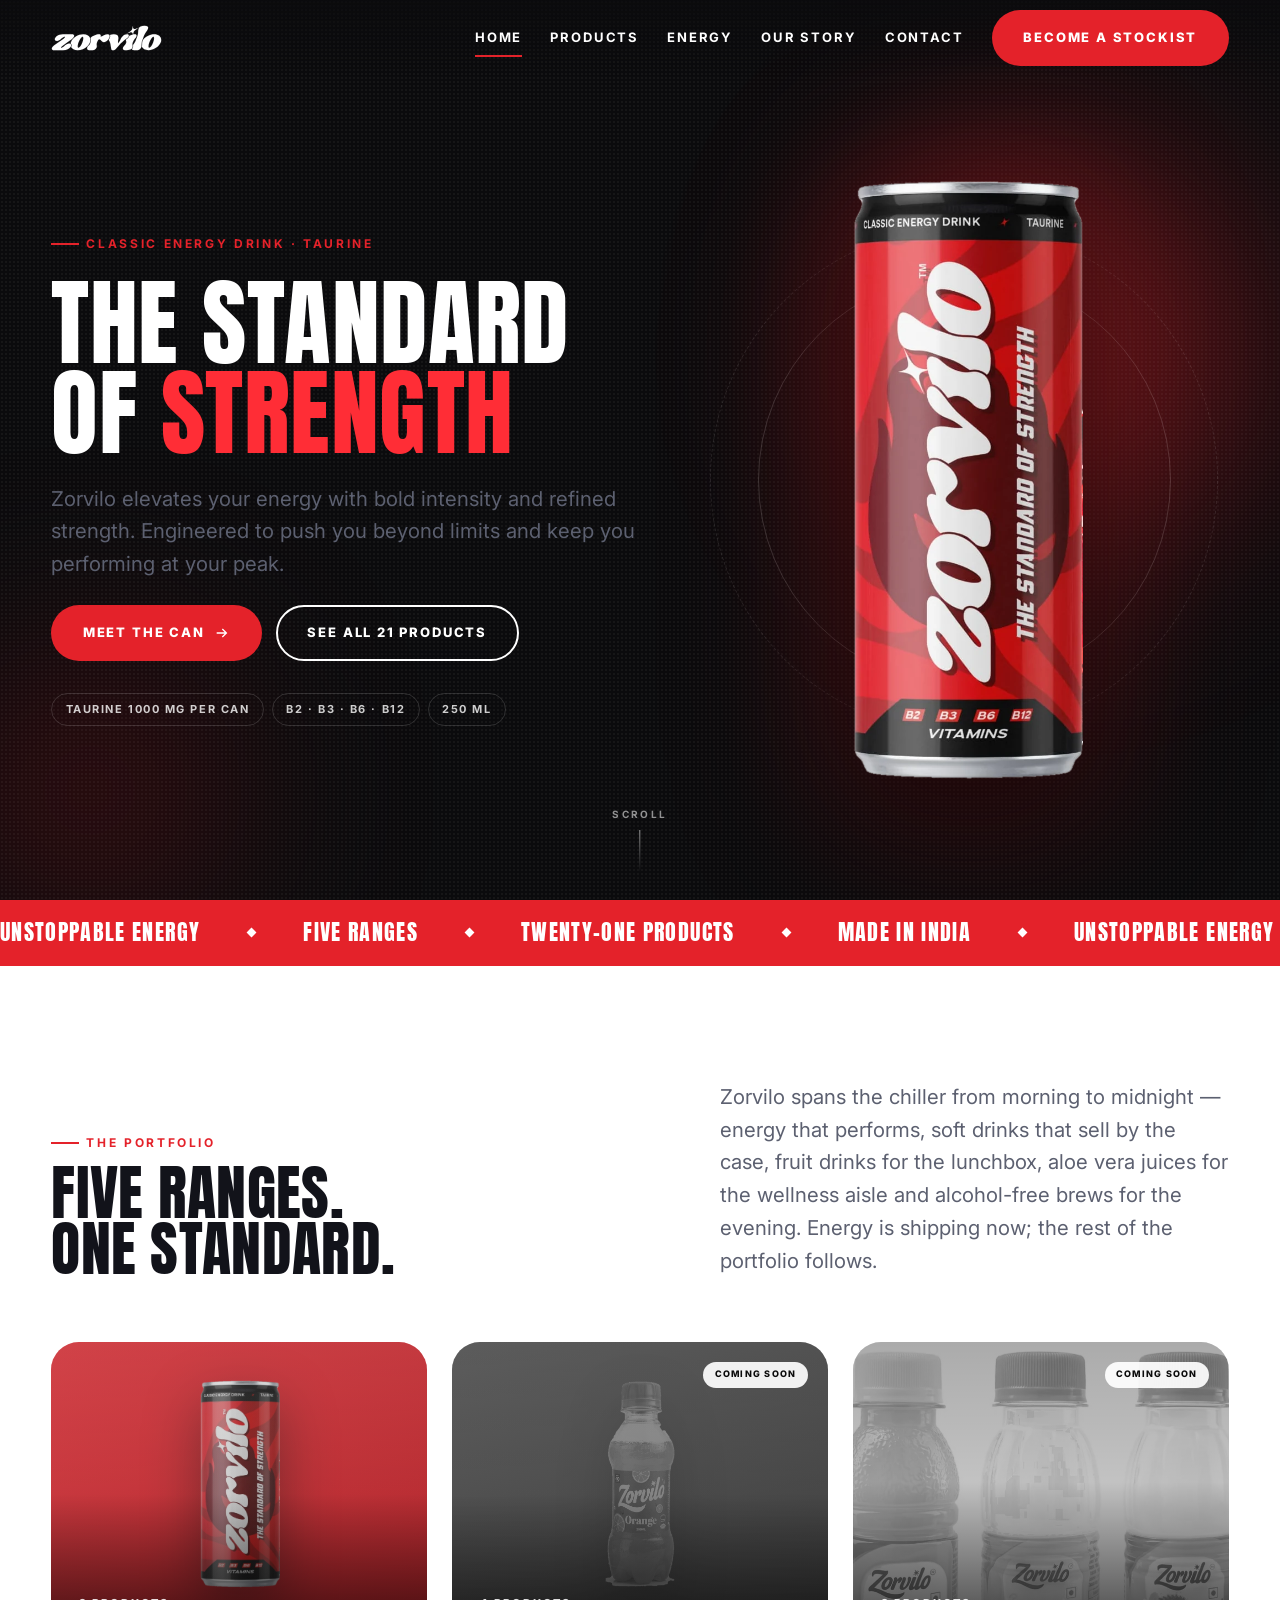
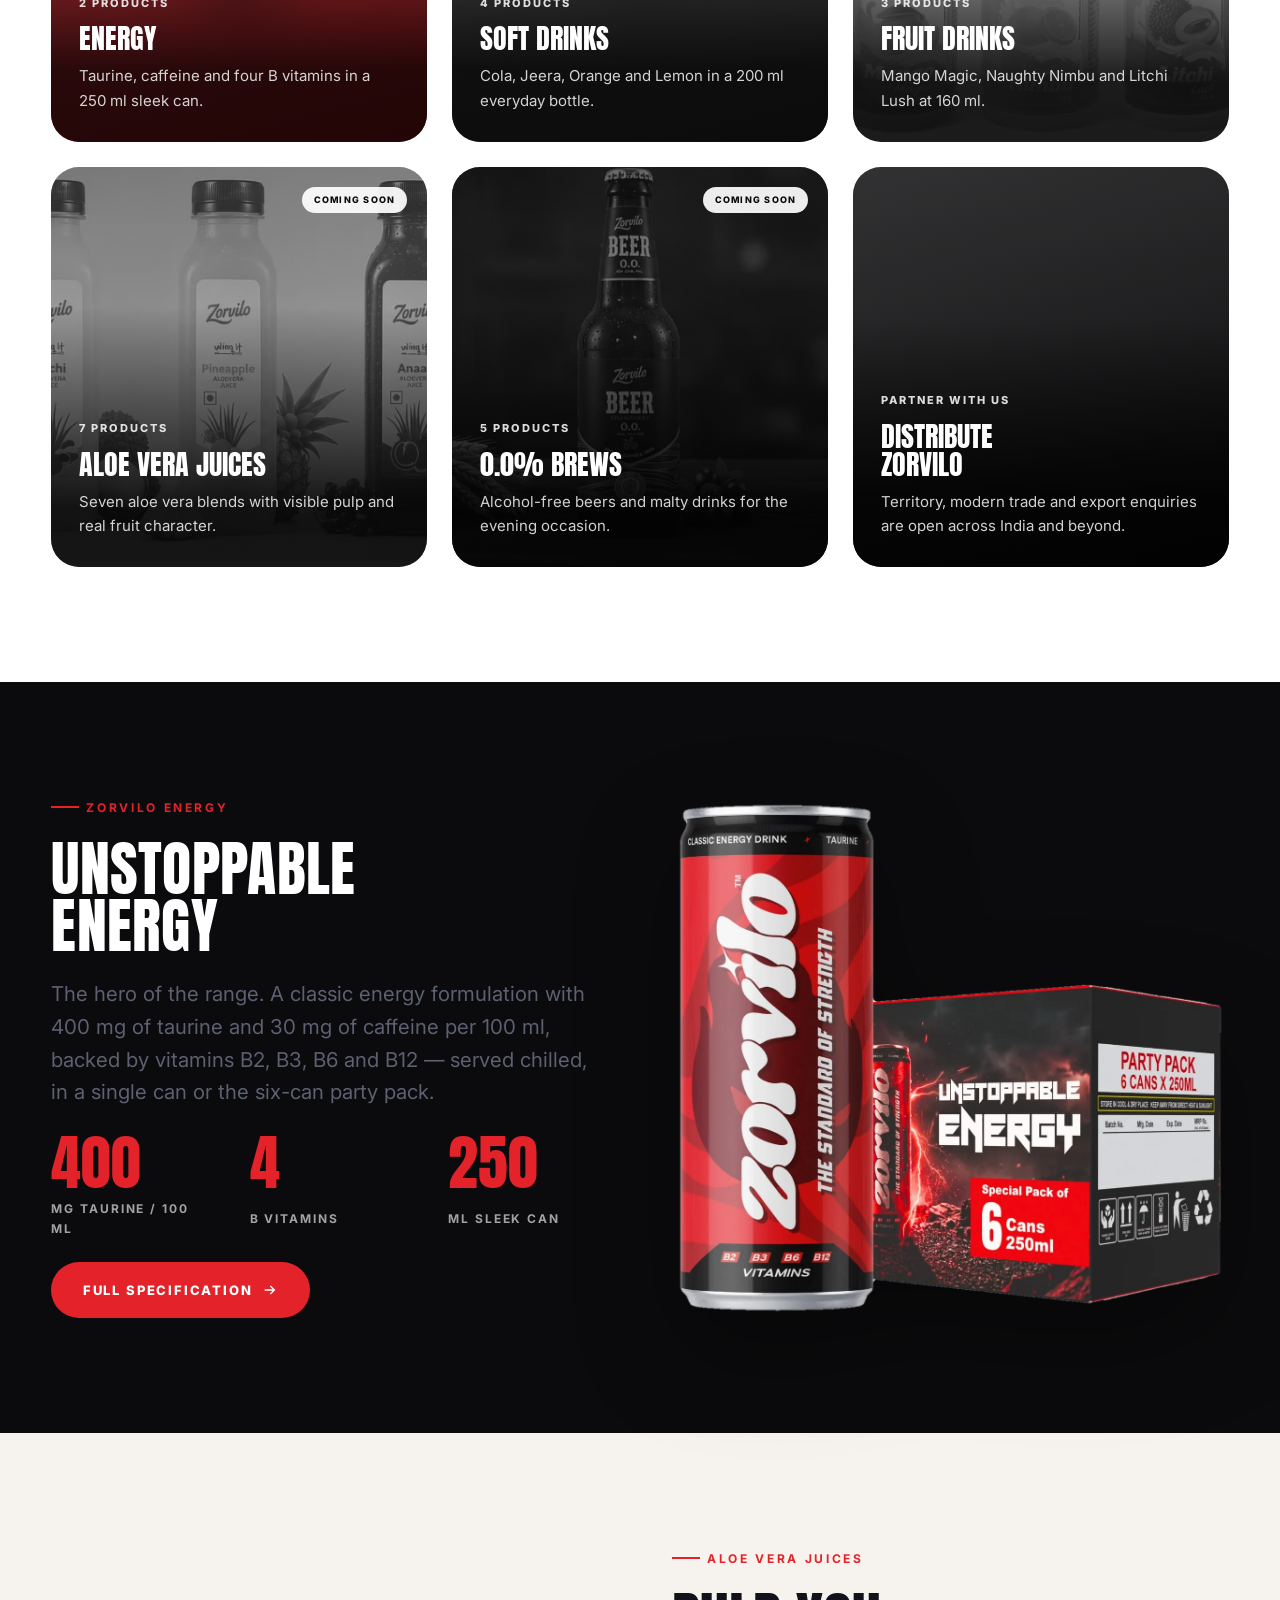
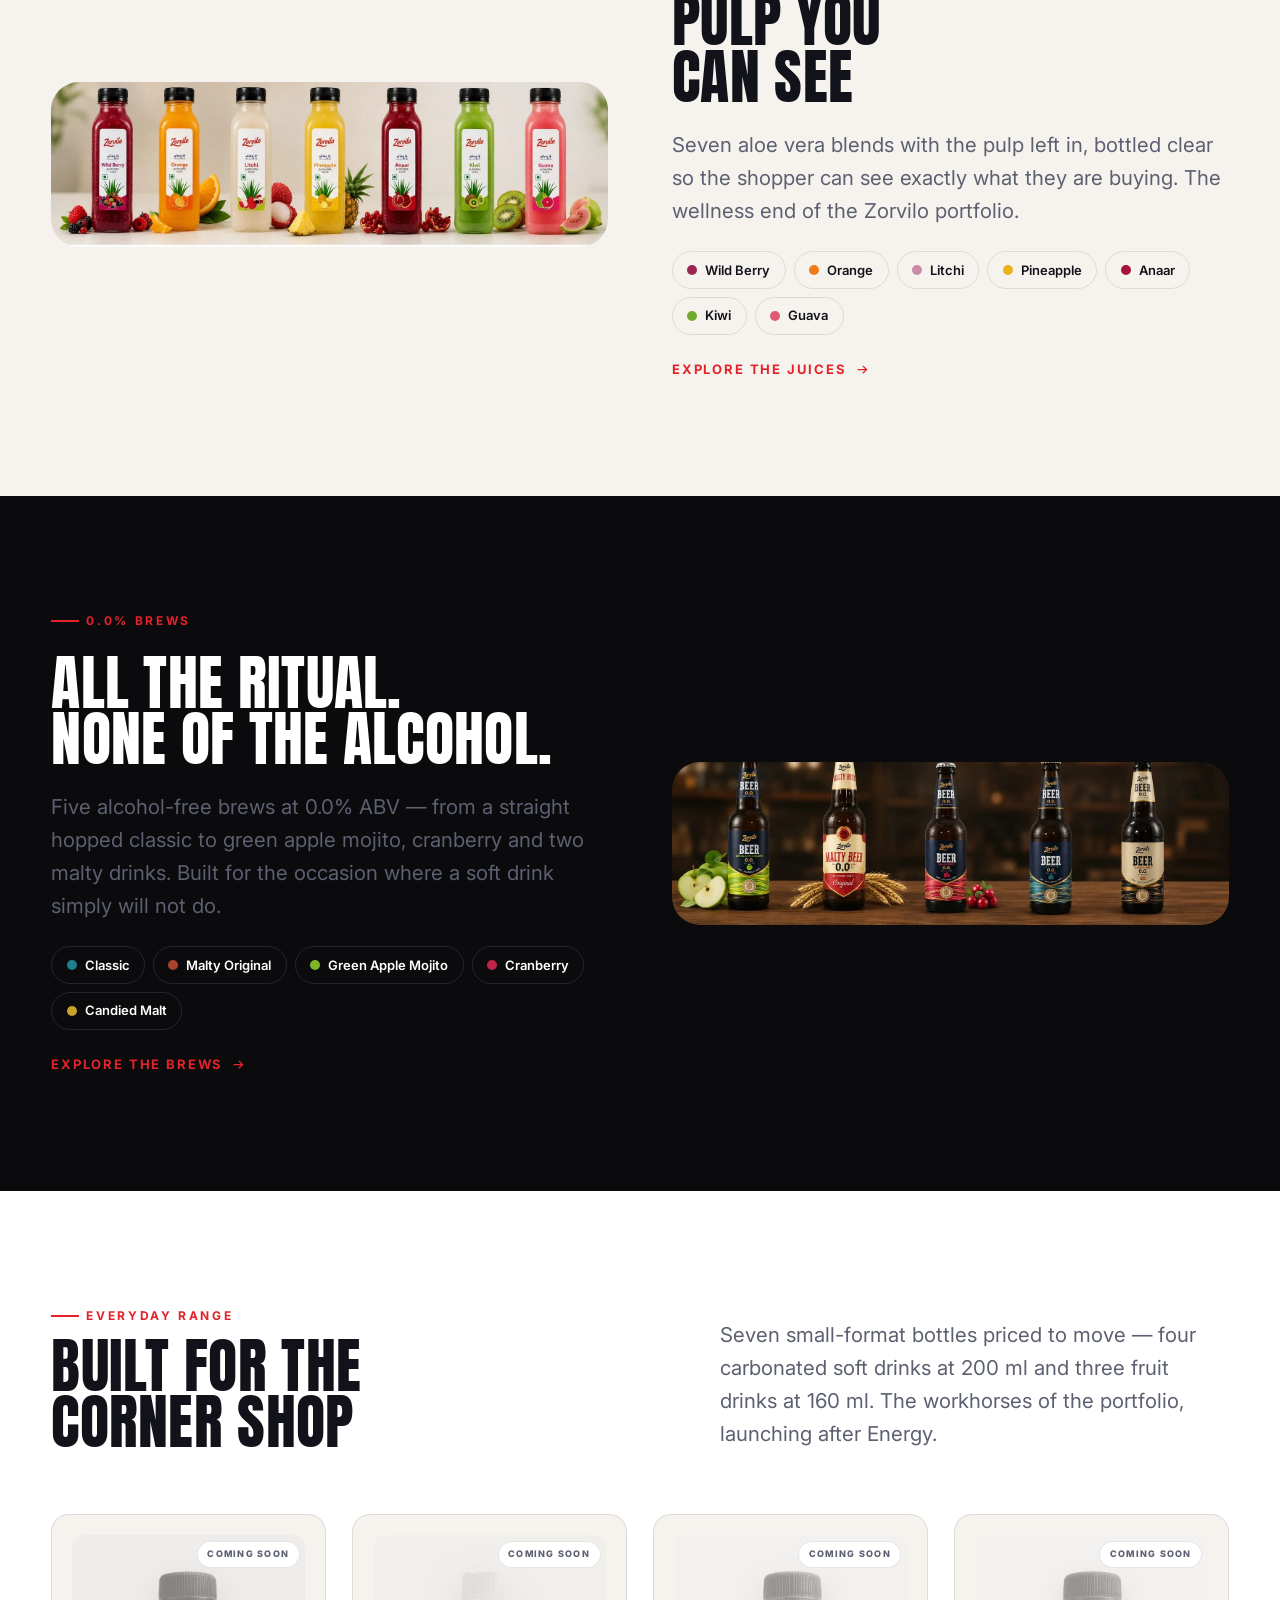
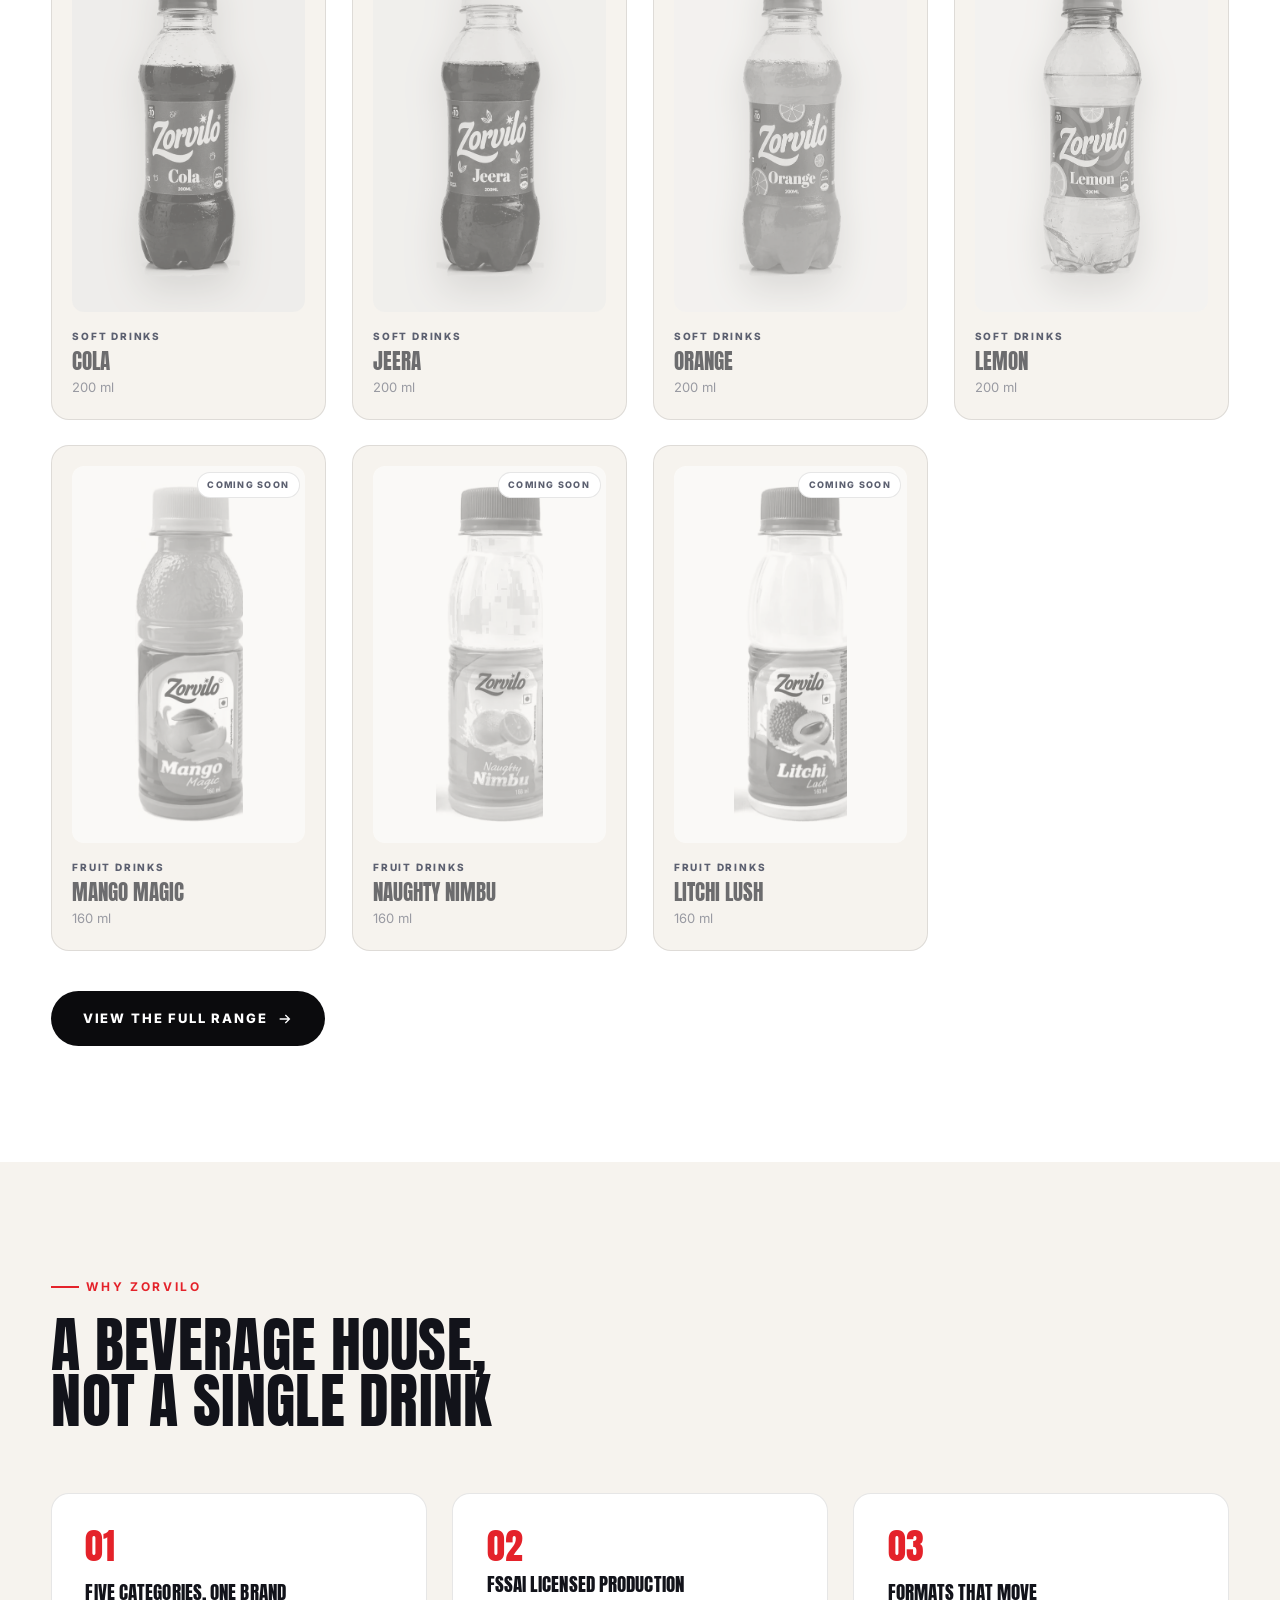
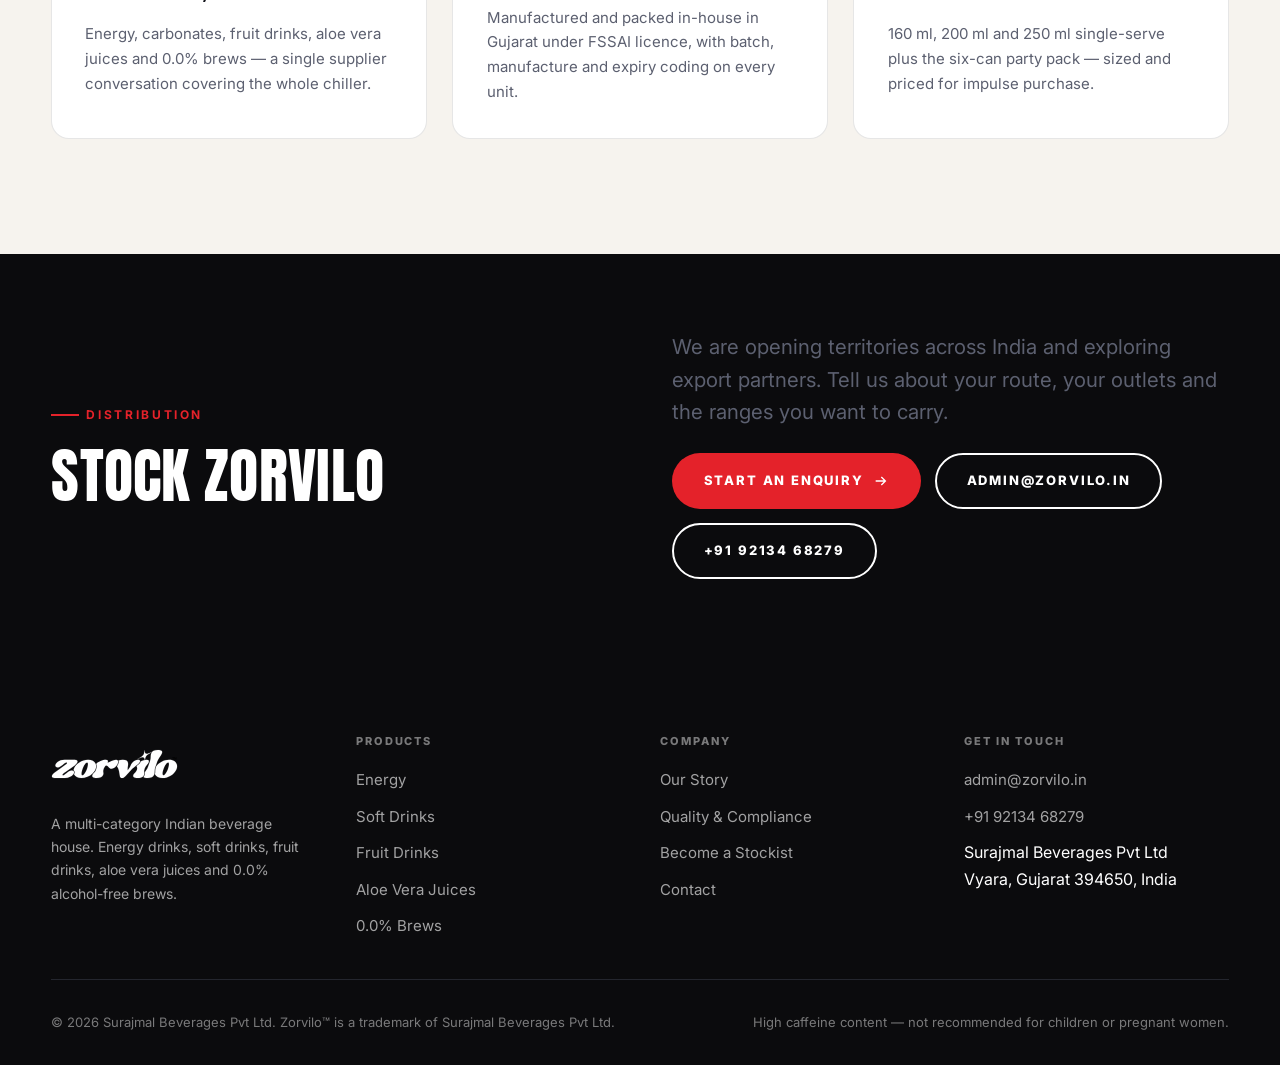
<file: website/index.html>
﻿<!DOCTYPE html>
<html lang="en">
<head>
<meta charset="utf-8">
<meta name="viewport" content="width=device-width, initial-scale=1">
<title>Zorvilo — The Standard of Strength | Energy, Soft Drinks, Juices &amp; 0.0 Brews</title>
<meta name="description" content="Zorvilo is a multi-category Indian beverage house: classic energy drinks, carbonated soft drinks, fruit drinks, aloe vera juices and 0.0% alcohol-free brews.">
<meta name="theme-color" content="#0b0b0d">
<meta property="og:title" content="Zorvilo — The Standard of Strength">
<meta property="og:description" content="Energy drinks, soft drinks, fruit drinks, aloe vera juices and 0.0% brews from Zorvilo.">
<!-- Share scrapers do not resolve relative URLs, so these two stay absolute. -->
<meta property="og:image" content="https://zorvilo.in/assets/img/can-front.webp">
<meta property="og:url" content="https://zorvilo.in/">
<meta property="og:type" content="website">
<link rel="canonical" href="https://zorvilo.in/">
<link rel="icon" href="assets/img/favicon.png" type="image/png">
<link rel="preconnect" href="https://fonts.googleapis.com">
<link rel="preconnect" href="https://fonts.gstatic.com" crossorigin>
<link href="https://fonts.googleapis.com/css2?family=Anton&family=Inter:wght@400;500;600;700;800&display=swap" rel="stylesheet">
<link rel="stylesheet" href="assets/css/style.css">
</head>
<body>

<header class="header">
  <div class="header__inner">
    <a class="wordmark" href="index.html" aria-label="Zorvilo home">
      <img class="wordmark__img wordmark__img--light" src="assets/img/logo-white.svg" alt="Zorvilo" width="1187" height="280"><img class="wordmark__img wordmark__img--dark" src="assets/img/logo.svg" alt="" aria-hidden="true" width="1187" height="280">
    </a>
    <nav class="nav" aria-label="Main">
      <a class="nav__link" href="index.html" aria-current="page">Home</a>
      <a class="nav__link" href="products.html">Products</a>
      <a class="nav__link" href="energy.html">Energy</a>
      <a class="nav__link" href="about.html">Our Story</a>
      <a class="nav__link" href="contact.html">Contact</a>
      <a class="btn btn--primary" href="contact.html#enquiry">Become a stockist</a>
    </nav>
    <button class="nav__toggle" type="button" aria-label="Menu" aria-expanded="false" aria-controls="menu">
      <span></span><span></span><span></span>
    </button>
  </div>
</header>

<main id="main">

  <!-- ============================================================ hero -- -->
  <section class="hero">
    <div class="hero__glow hero__glow--a"></div>
    <div class="hero__glow hero__glow--b"></div>
    <div class="shell">
      <div class="hero__grid">
        <div class="stack">
          <span class="eyebrow">Classic energy drink · Taurine</span>
          <h1 class="hero__title">The Standard<br>of <em>Strength</em></h1>
          <p class="lede hero__copy">
            Zorvilo elevates your energy with bold intensity and refined strength.
            Engineered to push you beyond limits and keep you performing at your peak.
          </p>
          <div class="btn-row">
            <a class="btn btn--primary" href="energy.html">
              Meet the can
              <svg class="btn__arrow" viewBox="0 0 24 24" aria-hidden="true"><path d="M13.2 5.4 20 12l-6.8 6.6-1.4-1.4 4.2-4.2H4v-2h12l-4.2-4.2z"/></svg>
            </a>
            <a class="btn btn--ghost" href="products.html">See all 21 products</a>
          </div>
          <div class="hero__meta">
            <span class="chip">Taurine 1000 mg per can</span>
            <span class="chip">B2 · B3 · B6 · B12</span>
            <span class="chip">250 ml</span>
          </div>
        </div>

        <div class="hero__stage">
          <span class="hero__ring hero__ring--outer" aria-hidden="true"></span>
          <span class="hero__ring" aria-hidden="true"></span>
          <img class="hero__can" src="assets/img/can-front.webp" width="439" height="1111"
               alt="Zorvilo classic energy drink 250 ml can" fetchpriority="high">
        </div>
      </div>
    </div>
    <span class="hero__scroll" aria-hidden="true">Scroll<i></i></span>
  </section>

  <div class="marquee" aria-hidden="true">
    <div class="marquee__track">
      <span>Unstoppable Energy</span><span>Five Ranges</span><span>Twenty-One Products</span>
      <span>Made in India</span><span>Unstoppable Energy</span><span>Five Ranges</span>
      <span>Twenty-One Products</span><span>Made in India</span>
    </div>
  </div>

  <!-- ========================================================== ranges -- -->
  <section class="section" id="ranges">
    <div class="shell">
      <div class="section-head section-head--split">
        <div class="stack stack--sm">
          <span class="eyebrow">The portfolio</span>
          <h2>Five ranges.<br>One standard.</h2>
        </div>
        <p class="lede">
          Zorvilo spans the chiller from morning to midnight — energy that performs, soft drinks
          that sell by the case, fruit drinks for the lunchbox, aloe vera juices for the wellness
          aisle and alcohol-free brews for the evening. Energy is shipping now; the rest of the
          portfolio follows.
        </p>
      </div>

      <div class="grid grid--ranges">
        <a class="range reveal" href="products.html#energy" style="--accent:#e4222a">
          <span class="range__media"><img src="assets/img/can-front.webp" alt="" loading="lazy"></span>
          <span class="range__count">2 products</span>
          <span class="range__title">Energy</span>
          <span class="range__text">Taurine, caffeine and four B vitamins in a 250 ml sleek can.</span>
        </a>

        <span class="range range--soon reveal" style="--accent:#c8202a">
          <span class="range__soon">Coming soon</span>
          <span class="range__media"><img src="assets/img/soft-orange.webp" alt="" loading="lazy"></span>
          <span class="range__count">4 products</span>
          <span class="range__title">Soft Drinks</span>
          <span class="range__text">Cola, Jeera, Orange and Lemon in a 200 ml everyday bottle.</span>
        </span>

        <span class="range range--photo range--soon reveal" style="--accent:#f2c574">
          <span class="range__soon">Coming soon</span>
          <span class="range__media"><img src="assets/img/lineup-fruit.webp" alt="" loading="lazy"></span>
          <span class="range__count">3 products</span>
          <span class="range__title">Fruit Drinks</span>
          <span class="range__text">Mango Magic, Naughty Nimbu and Litchi Lush at 160 ml.</span>
        </span>

        <span class="range range--photo range--soon reveal" style="--accent:#3f8f5b">
          <span class="range__soon">Coming soon</span>
          <span class="range__media"><img src="assets/img/lineup-juices.webp" alt="" loading="lazy"></span>
          <span class="range__count">7 products</span>
          <span class="range__title">Aloe Vera Juices</span>
          <span class="range__text">Seven aloe vera blends with visible pulp and real fruit character.</span>
        </span>

        <span class="range range--photo range--soon reveal" style="--accent:#16233f">
          <span class="range__soon">Coming soon</span>
          <span class="range__media"><img src="assets/img/lineup-beers.webp" alt="" loading="lazy"></span>
          <span class="range__count">5 products</span>
          <span class="range__title">0.0% Brews</span>
          <span class="range__text">Alcohol-free beers and malty drinks for the evening occasion.</span>
        </span>

        <a class="range reveal" href="contact.html#enquiry" style="--accent:#0b0b0d">
          <span class="range__count">Partner with us</span>
          <span class="range__title">Distribute<br>Zorvilo</span>
          <span class="range__text">Territory, modern trade and export enquiries are open across India and beyond.</span>
        </a>
      </div>
    </div>
  </section>

  <!-- ========================================================== energy -- -->
  <section class="section section--dark">
    <div class="shell">
      <div class="split split--reverse">
        <div class="split__media split__media--plain reveal">
          <img src="assets/img/party-pack.webp" width="1185" height="1111"
               alt="Zorvilo energy drink can beside the six-can party pack carton" loading="lazy">
        </div>
        <div class="split__body reveal">
          <span class="eyebrow">Zorvilo Energy</span>
          <h2>Unstoppable<br>Energy</h2>
          <p class="lede">
            The hero of the range. A classic energy formulation with 400&nbsp;mg of taurine and
            30&nbsp;mg of caffeine per 100&nbsp;ml, backed by vitamins B2, B3, B6 and B12 — served
            chilled, in a single can or the six-can party pack.
          </p>
          <div class="stats">
            <div class="stat"><span class="stat__value">400</span><span class="stat__label">mg Taurine / 100 ml</span></div>
            <div class="stat"><span class="stat__value">4</span><span class="stat__label">B Vitamins</span></div>
            <div class="stat"><span class="stat__value">250</span><span class="stat__label">ml Sleek Can</span></div>
          </div>
          <div class="btn-row">
            <a class="btn btn--primary" href="energy.html">
              Full specification
              <svg class="btn__arrow" viewBox="0 0 24 24" aria-hidden="true"><path d="M13.2 5.4 20 12l-6.8 6.6-1.4-1.4 4.2-4.2H4v-2h12l-4.2-4.2z"/></svg>
            </a>
          </div>
        </div>
      </div>
    </div>
  </section>

  <!-- ========================================================== juices -- -->
  <section class="section section--sand">
    <div class="shell">
      <div class="split">
        <div class="split__media reveal">
          <img src="assets/img/lineup-juices.webp" width="1536" height="456"
               alt="The seven Zorvilo aloe vera juice flavours lined up with fresh fruit" loading="lazy">
        </div>
        <div class="split__body reveal">
          <span class="eyebrow">Aloe Vera Juices</span>
          <h2>Pulp you<br>can see</h2>
          <p class="lede">
            Seven aloe vera blends with the pulp left in, bottled clear so the shopper can see
            exactly what they are buying. The wellness end of the Zorvilo portfolio.
          </p>
          <div class="flavours">
            <span class="flavour" style="--dot:#9c2451">Wild Berry</span>
            <span class="flavour" style="--dot:#ef7c1a">Orange</span>
            <span class="flavour" style="--dot:#c98ba6">Litchi</span>
            <span class="flavour" style="--dot:#e8b21c">Pineapple</span>
            <span class="flavour" style="--dot:#a5123a">Anaar</span>
            <span class="flavour" style="--dot:#6faa2d">Kiwi</span>
            <span class="flavour" style="--dot:#e05a72">Guava</span>
          </div>
          <a class="textlink" href="products.html#juice">Explore the juices
            <svg viewBox="0 0 24 24" aria-hidden="true"><path d="M13.2 5.4 20 12l-6.8 6.6-1.4-1.4 4.2-4.2H4v-2h12l-4.2-4.2z"/></svg>
          </a>
        </div>
      </div>
    </div>
  </section>

  <!-- =========================================================== brews -- -->
  <section class="section section--dark">
    <div class="shell">
      <div class="split split--reverse">
        <div class="split__media reveal">
          <img src="assets/img/lineup-beers.webp" width="1536" height="449"
               alt="The Zorvilo 0.0 percent alcohol-free beer and malty drink range on a bar top" loading="lazy">
        </div>
        <div class="split__body reveal">
          <span class="eyebrow">0.0% Brews</span>
          <h2>All the ritual.<br>None of the alcohol.</h2>
          <p class="lede">
            Five alcohol-free brews at 0.0% ABV — from a straight hopped classic to green apple
            mojito, cranberry and two malty drinks. Built for the occasion where a soft drink
            simply will not do.
          </p>
          <div class="flavours">
            <span class="flavour" style="--dot:#1f7f8c">Classic</span>
            <span class="flavour" style="--dot:#a8442c">Malty Original</span>
            <span class="flavour" style="--dot:#7fb529">Green Apple Mojito</span>
            <span class="flavour" style="--dot:#c22348">Cranberry</span>
            <span class="flavour" style="--dot:#c9a227">Candied Malt</span>
          </div>
          <a class="textlink" href="products.html#beer">Explore the brews
            <svg viewBox="0 0 24 24" aria-hidden="true"><path d="M13.2 5.4 20 12l-6.8 6.6-1.4-1.4 4.2-4.2H4v-2h12l-4.2-4.2z"/></svg>
          </a>
        </div>
      </div>
    </div>
  </section>

  <!-- ======================================================== everyday -- -->
  <section class="section">
    <div class="shell">
      <div class="section-head section-head--split">
        <div class="stack stack--sm">
          <span class="eyebrow">Everyday range</span>
          <h2>Built for the<br>corner shop</h2>
        </div>
        <p class="lede">
          Seven small-format bottles priced to move — four carbonated soft drinks at 200&nbsp;ml
          and three fruit drinks at 160&nbsp;ml. The workhorses of the portfolio, launching after
          Energy.
        </p>
      </div>
      <div class="grid" data-product-grid="soft,fruit"></div>
      <div class="btn-row" style="margin-top:2.5rem">
        <a class="btn btn--dark" href="products.html">
          View the full range
          <svg class="btn__arrow" viewBox="0 0 24 24" aria-hidden="true"><path d="M13.2 5.4 20 12l-6.8 6.6-1.4-1.4 4.2-4.2H4v-2h12l-4.2-4.2z"/></svg>
        </a>
      </div>
    </div>
  </section>

  <!-- ========================================================== proofs -- -->
  <section class="section section--sand">
    <div class="shell">
      <div class="section-head">
        <span class="eyebrow">Why Zorvilo</span>
        <h2>A beverage house,<br>not a single drink</h2>
      </div>
      <div class="grid grid--3">
        <article class="card reveal">
          <span class="card__num">01</span>
          <h3>Five categories, one brand</h3>
          <p>Energy, carbonates, fruit drinks, aloe vera juices and 0.0% brews — a single supplier
             conversation covering the whole chiller.</p>
        </article>
        <article class="card reveal">
          <span class="card__num">02</span>
          <h3>FSSAI licensed production</h3>
          <p>Manufactured and packed in-house in Gujarat under FSSAI licence, with batch,
             manufacture and expiry coding on every unit.</p>
        </article>
        <article class="card reveal">
          <span class="card__num">03</span>
          <h3>Formats that move</h3>
          <p>160 ml, 200 ml and 250 ml single-serve plus the six-can party pack — sized and priced
             for impulse purchase.</p>
        </article>
      </div>
    </div>
  </section>

  <!-- ============================================================= cta -- -->
  <section class="section section--dark section--tight">
    <div class="shell">
      <div class="split">
        <div class="split__body">
          <span class="eyebrow">Distribution</span>
          <h2>Stock Zorvilo</h2>
        </div>
        <div class="split__body">
          <p class="lede">
            We are opening territories across India and exploring export partners. Tell us about
            your route, your outlets and the ranges you want to carry.
          </p>
          <div class="btn-row">
            <a class="btn btn--primary" href="contact.html#enquiry">
              Start an enquiry
              <svg class="btn__arrow" viewBox="0 0 24 24" aria-hidden="true"><path d="M13.2 5.4 20 12l-6.8 6.6-1.4-1.4 4.2-4.2H4v-2h12l-4.2-4.2z"/></svg>
            </a>
            <a class="btn btn--ghost" href="mailto:admin@zorvilo.in">admin@zorvilo.in</a>
            <a class="btn btn--ghost" href="tel:+919213468279">+91 92134 68279</a>
          </div>
        </div>
      </div>
    </div>
  </section>

</main>

<footer class="footer">
  <div class="shell">
    <div class="footer__grid">
      <div class="footer__brand">
        <a class="wordmark" href="index.html"><img class="wordmark__img wordmark__img--light" src="assets/img/logo-white.svg" alt="Zorvilo" width="1187" height="280"></a>
        <p>A multi-category Indian beverage house. Energy drinks, soft drinks, fruit drinks,
           aloe vera juices and 0.0% alcohol-free brews.</p>
      </div>
      <div>
        <h4>Products</h4>
        <ul>
          <li><a href="products.html#energy">Energy</a></li>
          <li><a href="products.html#soft">Soft Drinks</a></li>
          <li><a href="products.html#fruit">Fruit Drinks</a></li>
          <li><a href="products.html#juice">Aloe Vera Juices</a></li>
          <li><a href="products.html#beer">0.0% Brews</a></li>
        </ul>
      </div>
      <div>
        <h4>Company</h4>
        <ul>
          <li><a href="about.html">Our Story</a></li>
          <li><a href="about.html#quality">Quality &amp; Compliance</a></li>
          <li><a href="contact.html#enquiry">Become a Stockist</a></li>
          <li><a href="contact.html">Contact</a></li>
        </ul>
      </div>
      <div>
        <h4>Get in touch</h4>
        <ul>
          <li><a href="mailto:admin@zorvilo.in">admin@zorvilo.in</a></li>
          <li><a href="tel:+919213468279">+91 92134 68279</a></li>
          <li>Surajmal Beverages Pvt Ltd<br>Vyara, Gujarat 394650, India</li>
        </ul>
      </div>
    </div>
    <div class="footer__bottom">
      <span>© <span data-year>2026</span> Surajmal Beverages Pvt Ltd. Zorvilo™ is a trademark of Surajmal Beverages Pvt Ltd.</span>
      <span class="footer__legal">
        <span>High caffeine content — not recommended for children or pregnant women.</span>
      </span>
    </div>
  </div>
</footer>

<script src="assets/js/products.js"></script>
<script src="assets/js/main.js"></script>
</body>
</html>
</file>
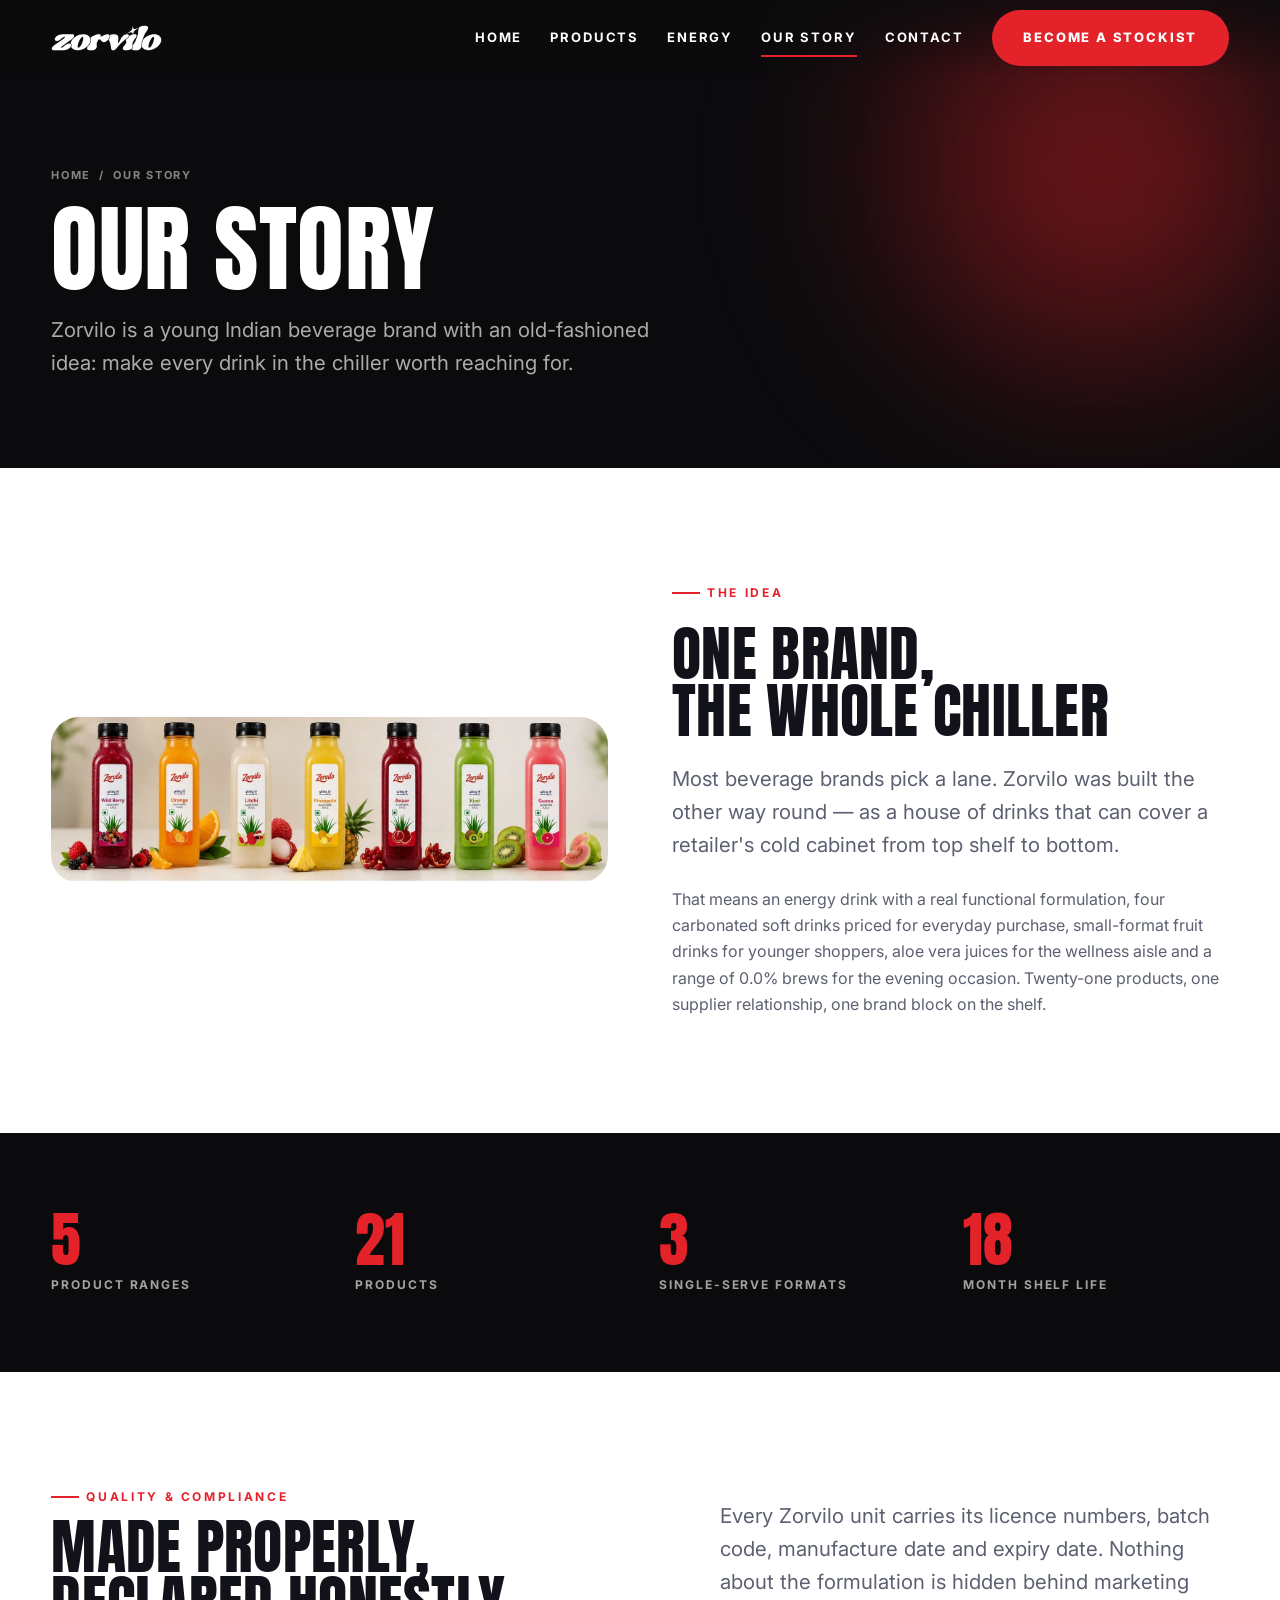
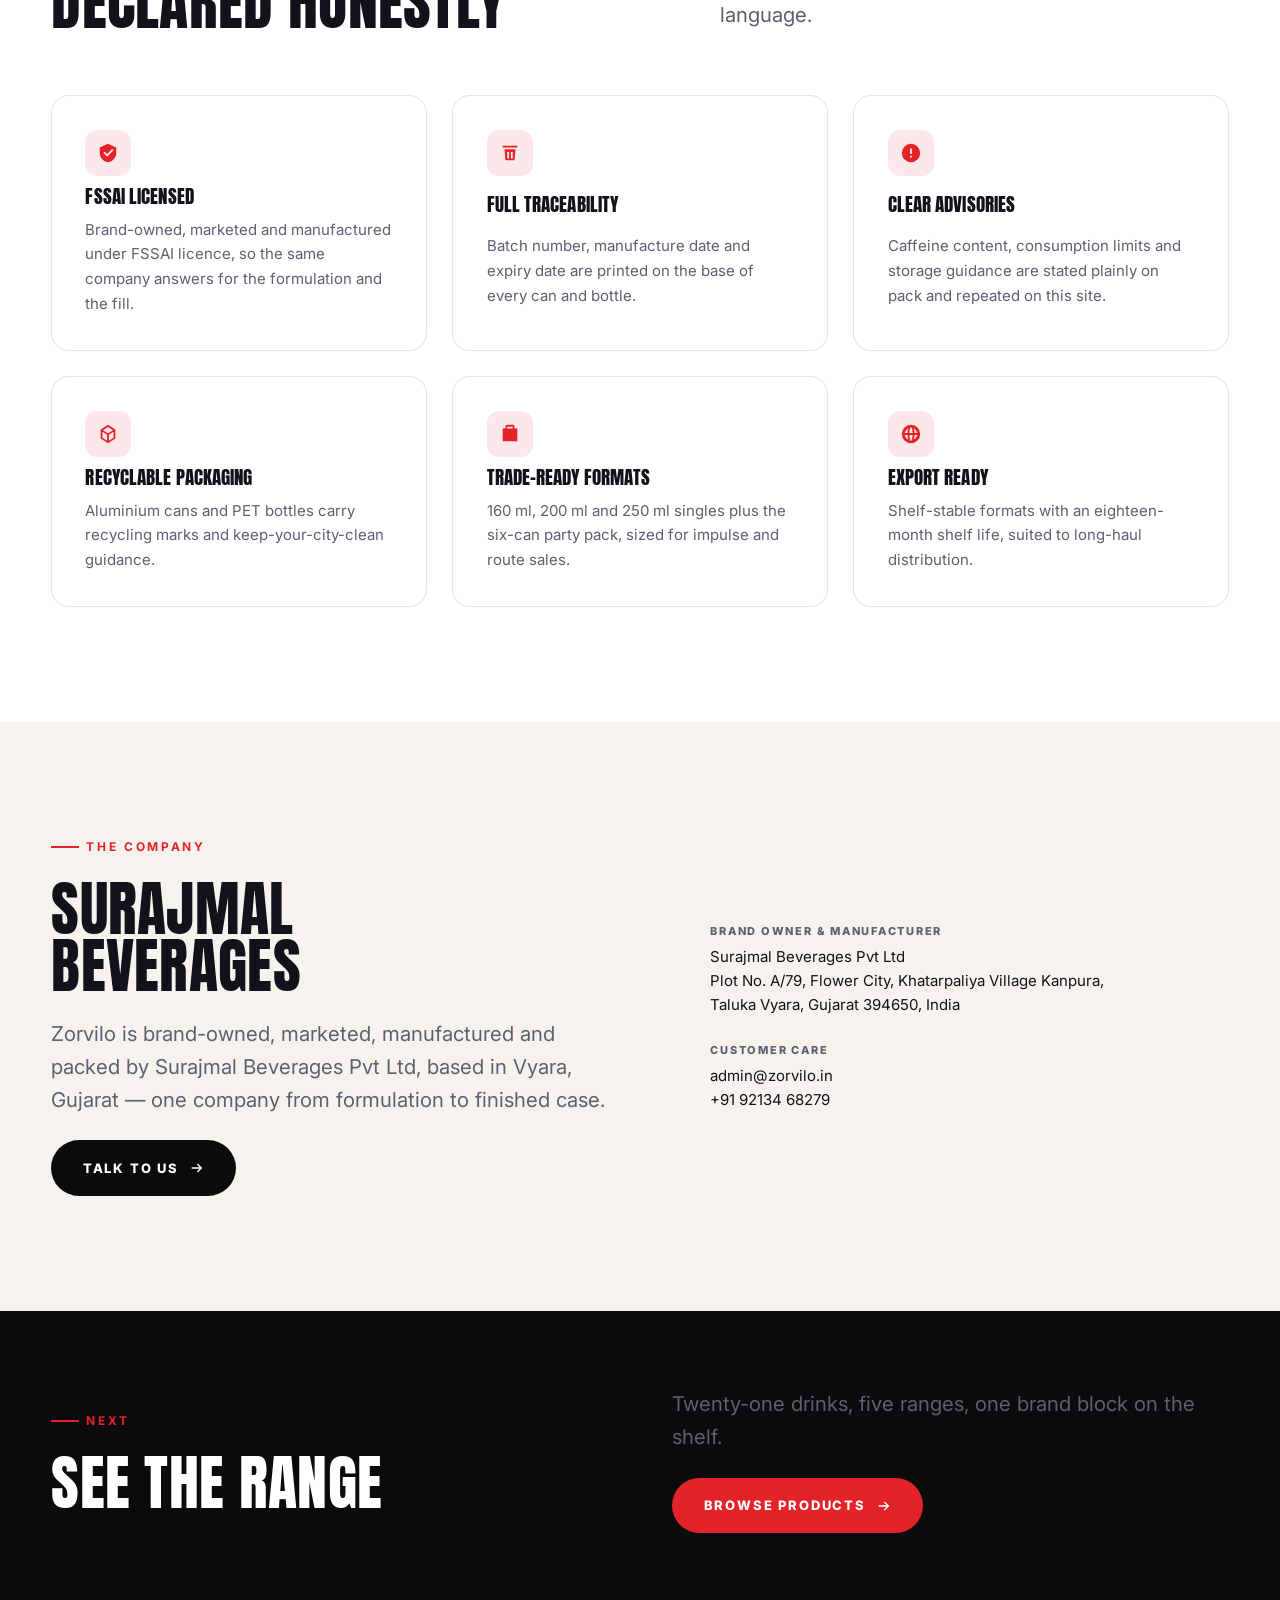
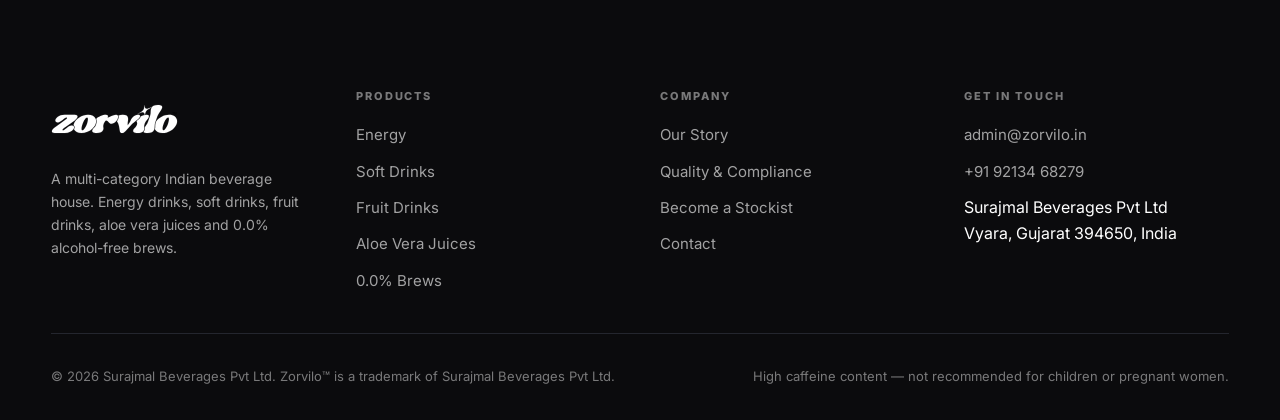
<file: website/about.html>
﻿<!DOCTYPE html>
<html lang="en">
<head>
<meta charset="utf-8">
<meta name="viewport" content="width=device-width, initial-scale=1">
<title>Our Story — Zorvilo | Surajmal Beverages Pvt Ltd</title>
<meta name="description" content="Zorvilo is built by Surajmal Beverages Pvt Ltd in Gujarat, India — five beverage ranges, FSSAI-licensed production and formats designed for the Indian trade.">
<meta name="theme-color" content="#0b0b0d">
<link rel="icon" href="assets/img/favicon.png" type="image/png">
<link rel="preconnect" href="https://fonts.googleapis.com">
<link rel="preconnect" href="https://fonts.gstatic.com" crossorigin>
<link href="https://fonts.googleapis.com/css2?family=Anton&family=Inter:wght@400;500;600;700;800&display=swap" rel="stylesheet">
<link rel="stylesheet" href="assets/css/style.css">
</head>
<body>

<header class="header">
  <div class="header__inner">
    <a class="wordmark" href="index.html" aria-label="Zorvilo home">
      <img class="wordmark__img wordmark__img--light" src="assets/img/logo-white.svg" alt="Zorvilo" width="1187" height="280"><img class="wordmark__img wordmark__img--dark" src="assets/img/logo.svg" alt="" aria-hidden="true" width="1187" height="280">
    </a>
    <nav class="nav" aria-label="Main">
      <a class="nav__link" href="index.html">Home</a>
      <a class="nav__link" href="products.html">Products</a>
      <a class="nav__link" href="energy.html">Energy</a>
      <a class="nav__link" href="about.html" aria-current="page">Our Story</a>
      <a class="nav__link" href="contact.html">Contact</a>
      <a class="btn btn--primary" href="contact.html#enquiry">Become a stockist</a>
    </nav>
    <button class="nav__toggle" type="button" aria-label="Menu" aria-expanded="false">
      <span></span><span></span><span></span>
    </button>
  </div>
</header>

<main id="main">

  <section class="pagehead">
    <div class="shell">
      <div class="pagehead__inner">
        <nav class="breadcrumb" aria-label="Breadcrumb">
          <a href="index.html">Home</a><span aria-hidden="true">/</span><span>Our Story</span>
        </nav>
        <h1>Our Story</h1>
        <p class="lede" style="color:rgba(255,255,255,.66)">
          Zorvilo is a young Indian beverage brand with an old-fashioned idea: make every drink in
          the chiller worth reaching for.
        </p>
      </div>
    </div>
  </section>

  <!-- ========================================================== intent -- -->
  <section class="section">
    <div class="shell">
      <div class="split">
        <div class="split__media reveal">
          <img src="assets/img/lineup-juices.webp" width="1536" height="456"
               alt="The Zorvilo aloe vera juice range" loading="lazy">
        </div>
        <div class="split__body reveal">
          <span class="eyebrow">The idea</span>
          <h2>One brand,<br>the whole chiller</h2>
          <p class="lede">
            Most beverage brands pick a lane. Zorvilo was built the other way round — as a house of
            drinks that can cover a retailer's cold cabinet from top shelf to bottom.
          </p>
          <p class="muted">
            That means an energy drink with a real functional formulation, four carbonated soft
            drinks priced for everyday purchase, small-format fruit drinks for younger shoppers,
            aloe vera juices for the wellness aisle and a range of 0.0% brews for the evening
            occasion. Twenty-one products, one supplier relationship, one brand block on the shelf.
          </p>
        </div>
      </div>
    </div>
  </section>

  <!-- =========================================================== stats -- -->
  <section class="section section--dark section--tight">
    <div class="shell">
      <div class="stats">
        <div class="stat"><span class="stat__value">5</span><span class="stat__label">Product ranges</span></div>
        <div class="stat"><span class="stat__value">21</span><span class="stat__label">Products</span></div>
        <div class="stat"><span class="stat__value">3</span><span class="stat__label">Single-serve formats</span></div>
        <div class="stat"><span class="stat__value">18</span><span class="stat__label">Month shelf life</span></div>
      </div>
    </div>
  </section>

  <!-- ========================================================= quality -- -->
  <section class="section" id="quality">
    <div class="shell">
      <div class="section-head section-head--split">
        <div class="stack stack--sm">
          <span class="eyebrow">Quality &amp; compliance</span>
          <h2>Made properly,<br>declared honestly</h2>
        </div>
        <p class="lede">
          Every Zorvilo unit carries its licence numbers, batch code, manufacture date and expiry
          date. Nothing about the formulation is hidden behind marketing language.
        </p>
      </div>

      <div class="grid grid--3">
        <article class="card reveal">
          <span class="card__icon">
            <svg viewBox="0 0 24 24" aria-hidden="true"><path d="M12 2 3 6v6c0 5 3.8 9.4 9 10 5.2-.6 9-5 9-10V6zm-1 14-4-4 1.4-1.4L11 13.2l5.6-5.6L18 9z"/></svg>
          </span>
          <h3>FSSAI licensed</h3>
          <p>Brand-owned, marketed and manufactured under FSSAI licence, so the same company
             answers for the formulation and the fill.</p>
        </article>
        <article class="card reveal">
          <span class="card__icon">
            <svg viewBox="0 0 24 24" aria-hidden="true"><path d="M4 4h16v2H4zm2 4h12l-1 12H7zm3 3v7h2v-7zm4 0v7h2v-7z"/></svg>
          </span>
          <h3>Full traceability</h3>
          <p>Batch number, manufacture date and expiry date are printed on the base of every can
             and bottle.</p>
        </article>
        <article class="card reveal">
          <span class="card__icon">
            <svg viewBox="0 0 24 24" aria-hidden="true"><path d="M12 2a10 10 0 1 0 0 20 10 10 0 0 0 0-20zm1 15h-2v-2h2zm0-4h-2V7h2z"/></svg>
          </span>
          <h3>Clear advisories</h3>
          <p>Caffeine content, consumption limits and storage guidance are stated plainly on pack
             and repeated on this site.</p>
        </article>
        <article class="card reveal">
          <span class="card__icon">
            <svg viewBox="0 0 24 24" aria-hidden="true"><path d="M12 2 4 7v10l8 5 8-5V7zm0 2.3 5.6 3.5L12 11.3 6.4 7.8zM6 9.6l5 3.1v6.6l-5-3.1zm7 9.7v-6.6l5-3.1v6.6z"/></svg>
          </span>
          <h3>Recyclable packaging</h3>
          <p>Aluminium cans and PET bottles carry recycling marks and keep-your-city-clean
             guidance.</p>
        </article>
        <article class="card reveal">
          <span class="card__icon">
            <svg viewBox="0 0 24 24" aria-hidden="true"><path d="M20 6h-3V4a2 2 0 0 0-2-2H9a2 2 0 0 0-2 2v2H4v14h16zM9 4h6v2H9z"/></svg>
          </span>
          <h3>Trade-ready formats</h3>
          <p>160 ml, 200 ml and 250 ml singles plus the six-can party pack, sized for impulse and
             route sales.</p>
        </article>
        <article class="card reveal">
          <span class="card__icon">
            <svg viewBox="0 0 24 24" aria-hidden="true"><path d="M12 2a10 10 0 1 0 0 20 10 10 0 0 0 0-20zm6.9 9h-3a15 15 0 0 0-1.2-5.3A8 8 0 0 1 18.9 11zM12 4.2c.8 1.2 1.6 3.4 1.8 6.8h-3.6c.2-3.4 1-5.6 1.8-6.8zM5.1 11a8 8 0 0 1 4.2-5.3A15 15 0 0 0 8.1 11zm0 2h3a15 15 0 0 0 1.2 5.3A8 8 0 0 1 5.1 13zm6.9 6.8c-.8-1.2-1.6-3.4-1.8-6.8h3.6c-.2 3.4-1 5.6-1.8 6.8zm2.7-1.5a15 15 0 0 0 1.2-5.3h3a8 8 0 0 1-4.2 5.3z"/></svg>
          </span>
          <h3>Export ready</h3>
          <p>Shelf-stable formats with an eighteen-month shelf life, suited to long-haul
             distribution.</p>
        </article>
      </div>
    </div>
  </section>

  <!-- ========================================================= company -- -->
  <section class="section section--sand">
    <div class="shell">
      <div class="split">
        <div class="split__body reveal">
          <span class="eyebrow">The company</span>
          <h2>Surajmal<br>Beverages</h2>
          <p class="lede">
            Zorvilo is brand-owned, marketed, manufactured and packed by Surajmal Beverages
            Pvt Ltd, based in Vyara, Gujarat — one company from formulation to finished case.
          </p>
          <div class="btn-row">
            <a class="btn btn--dark" href="contact.html">
              Talk to us
              <svg class="btn__arrow" viewBox="0 0 24 24" aria-hidden="true"><path d="M13.2 5.4 20 12l-6.8 6.6-1.4-1.4 4.2-4.2H4v-2h12l-4.2-4.2z"/></svg>
            </a>
          </div>
        </div>

        <div class="contact-panel reveal">
          <dl class="info-list">
            <div>
              <dt>Brand owner &amp; manufacturer</dt>
              <dd>Surajmal Beverages Pvt Ltd<br>
                  Plot No. A/79, Flower City, Khatarpaliya Village Kanpura,<br>
                  Taluka Vyara, Gujarat 394650, India</dd>
            </div>
            <div>
              <dt>Customer care</dt>
              <dd><a href="mailto:admin@zorvilo.in">admin@zorvilo.in</a><br>
                  <a href="tel:+919213468279">+91 92134 68279</a></dd>
            </div>
          </dl>
        </div>
      </div>
    </div>
  </section>

  <section class="section section--dark section--tight">
    <div class="shell">
      <div class="split">
        <div class="split__body">
          <span class="eyebrow">Next</span>
          <h2>See the range</h2>
        </div>
        <div class="split__body">
          <p class="lede">Twenty-one drinks, five ranges, one brand block on the shelf.</p>
          <div class="btn-row">
            <a class="btn btn--primary" href="products.html">
              Browse products
              <svg class="btn__arrow" viewBox="0 0 24 24" aria-hidden="true"><path d="M13.2 5.4 20 12l-6.8 6.6-1.4-1.4 4.2-4.2H4v-2h12l-4.2-4.2z"/></svg>
            </a>
          </div>
        </div>
      </div>
    </div>
  </section>

</main>

<footer class="footer">
  <div class="shell">
    <div class="footer__grid">
      <div class="footer__brand">
        <a class="wordmark" href="index.html"><img class="wordmark__img wordmark__img--light" src="assets/img/logo-white.svg" alt="Zorvilo" width="1187" height="280"></a>
        <p>A multi-category Indian beverage house. Energy drinks, soft drinks, fruit drinks,
           aloe vera juices and 0.0% alcohol-free brews.</p>
      </div>
      <div>
        <h4>Products</h4>
        <ul>
          <li><a href="products.html#energy">Energy</a></li>
          <li><a href="products.html#soft">Soft Drinks</a></li>
          <li><a href="products.html#fruit">Fruit Drinks</a></li>
          <li><a href="products.html#juice">Aloe Vera Juices</a></li>
          <li><a href="products.html#beer">0.0% Brews</a></li>
        </ul>
      </div>
      <div>
        <h4>Company</h4>
        <ul>
          <li><a href="about.html">Our Story</a></li>
          <li><a href="about.html#quality">Quality &amp; Compliance</a></li>
          <li><a href="contact.html#enquiry">Become a Stockist</a></li>
          <li><a href="contact.html">Contact</a></li>
        </ul>
      </div>
      <div>
        <h4>Get in touch</h4>
        <ul>
          <li><a href="mailto:admin@zorvilo.in">admin@zorvilo.in</a></li>
          <li><a href="tel:+919213468279">+91 92134 68279</a></li>
          <li>Surajmal Beverages Pvt Ltd<br>Vyara, Gujarat 394650, India</li>
        </ul>
      </div>
    </div>
    <div class="footer__bottom">
      <span>© <span data-year>2026</span> Surajmal Beverages Pvt Ltd. Zorvilo™ is a trademark of Surajmal Beverages Pvt Ltd.</span>
      <span class="footer__legal">
        <span>High caffeine content — not recommended for children or pregnant women.</span>
      </span>
    </div>
  </div>
</footer>

<script src="assets/js/products.js"></script>
<script src="assets/js/main.js"></script>
</body>
</html>
</file>
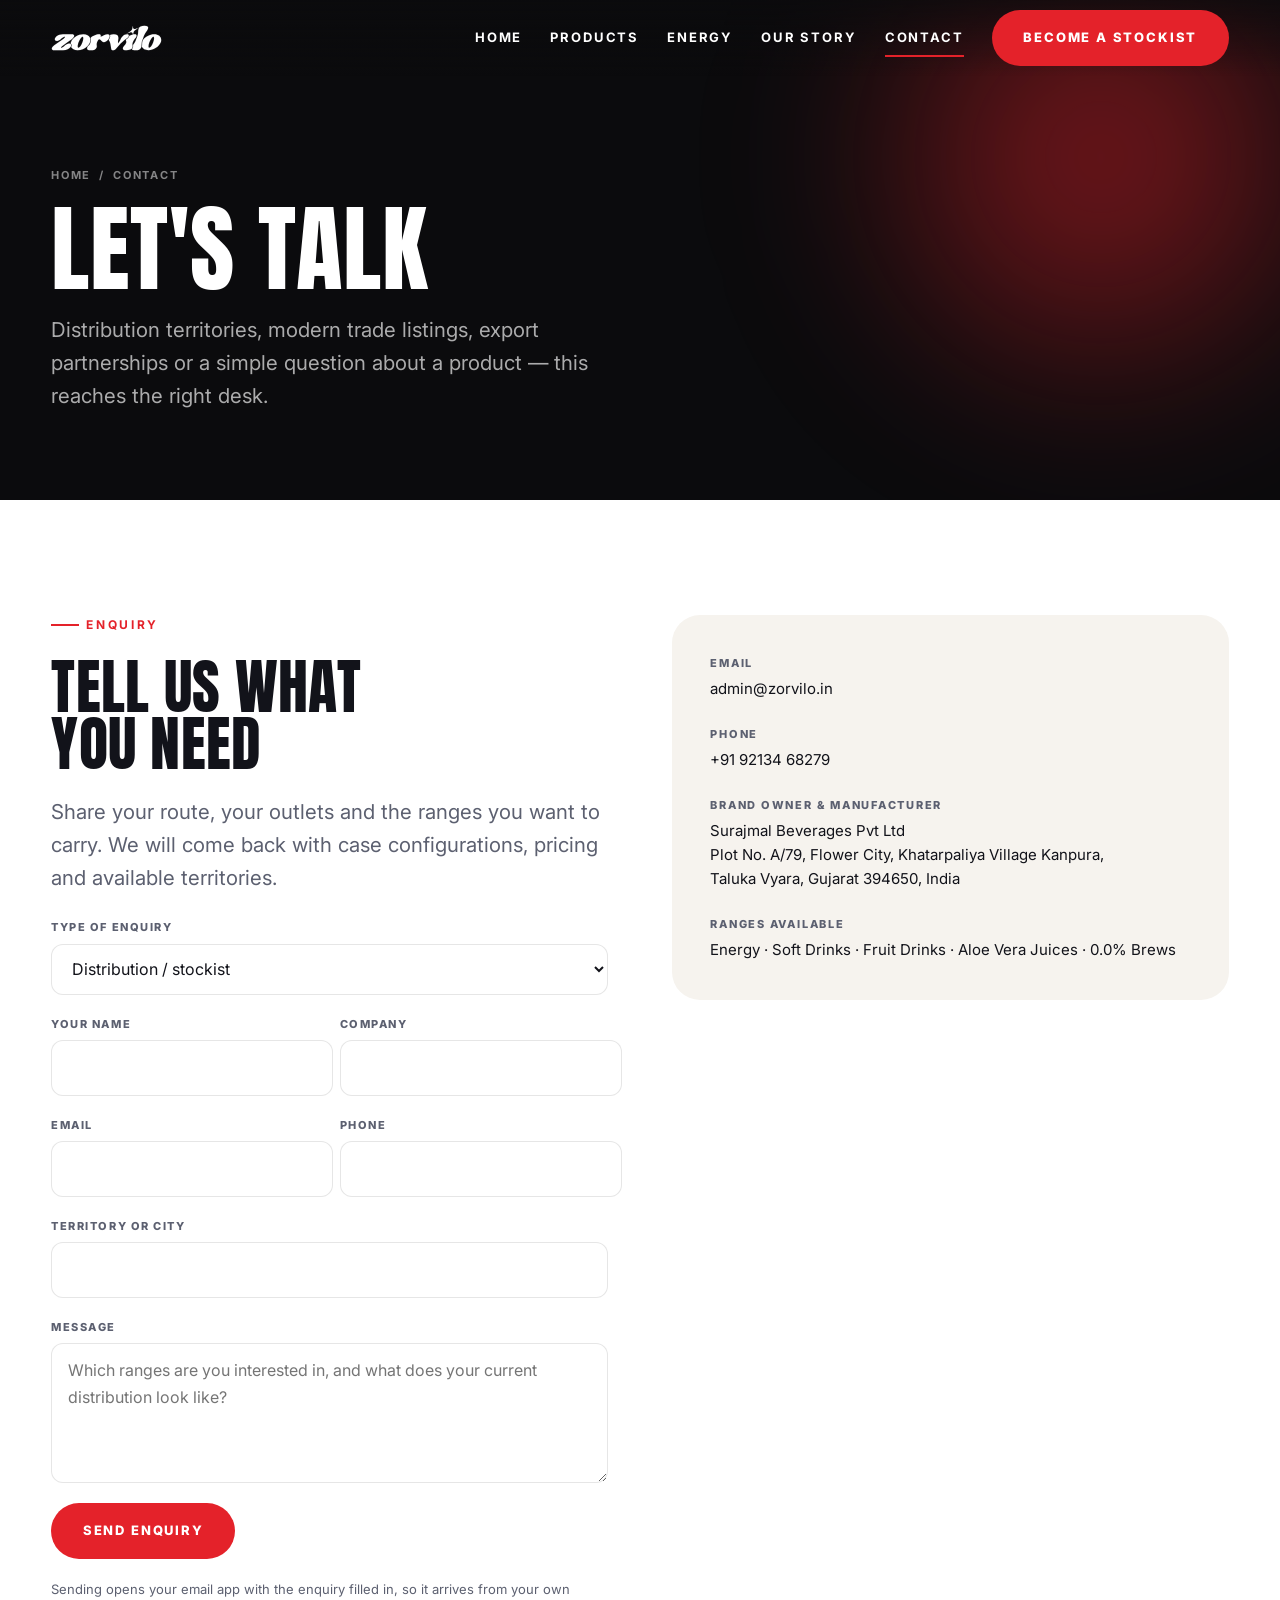
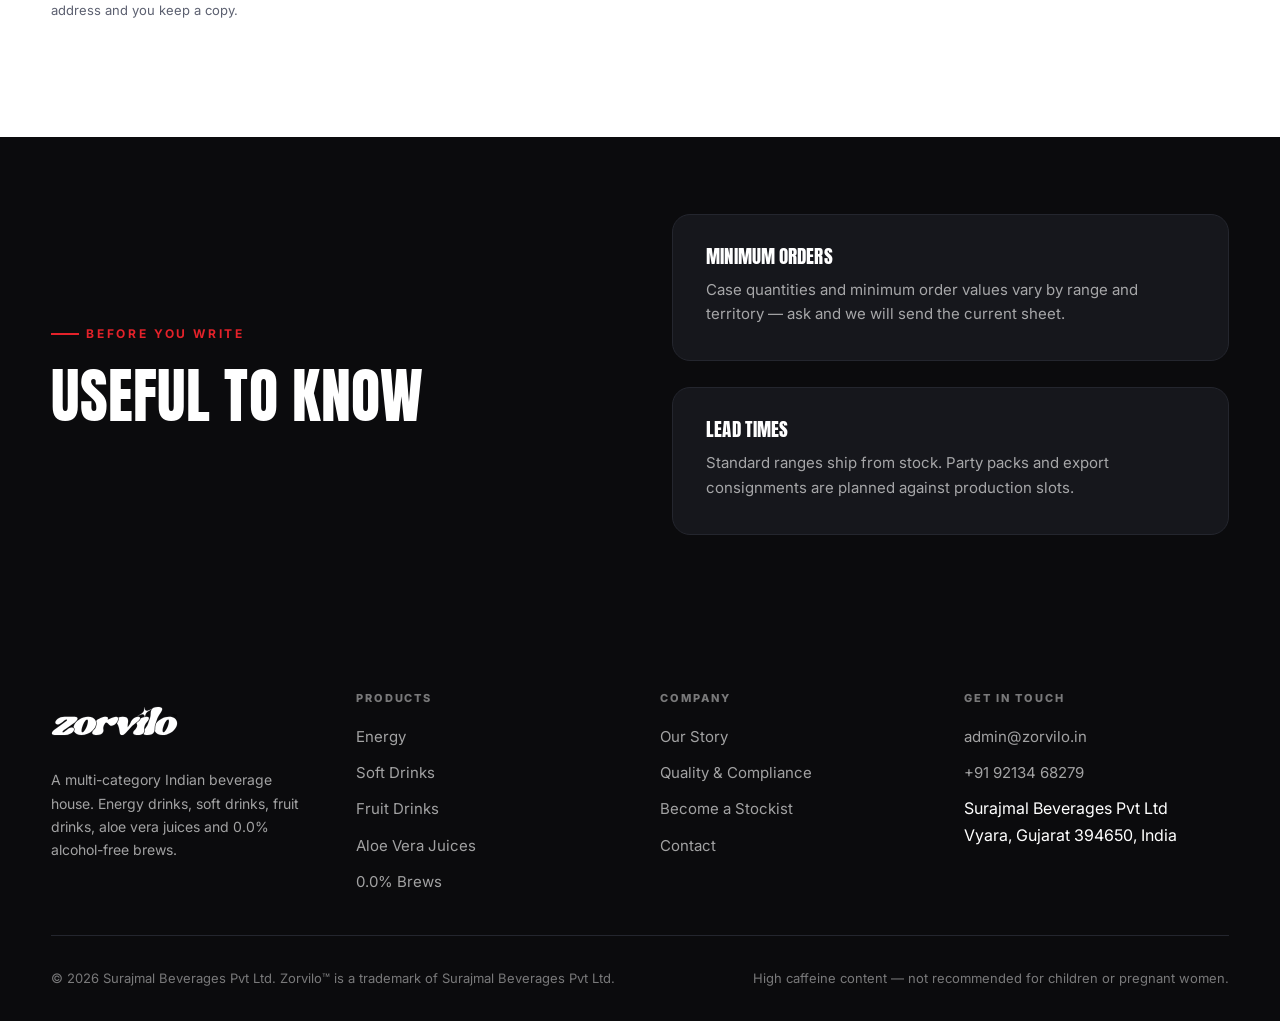
<file: website/contact.html>
﻿<!DOCTYPE html>
<html lang="en">
<head>
<meta charset="utf-8">
<meta name="viewport" content="width=device-width, initial-scale=1">
<title>Contact &amp; Distribution — Zorvilo</title>
<meta name="description" content="Talk to Zorvilo about distribution, modern trade listings, export partnerships or general enquiries.">
<meta name="theme-color" content="#0b0b0d">
<link rel="icon" href="assets/img/favicon.png" type="image/png">
<link rel="preconnect" href="https://fonts.googleapis.com">
<link rel="preconnect" href="https://fonts.gstatic.com" crossorigin>
<link href="https://fonts.googleapis.com/css2?family=Anton&family=Inter:wght@400;500;600;700;800&display=swap" rel="stylesheet">
<link rel="stylesheet" href="assets/css/style.css">
</head>
<body>

<header class="header">
  <div class="header__inner">
    <a class="wordmark" href="index.html" aria-label="Zorvilo home">
      <img class="wordmark__img wordmark__img--light" src="assets/img/logo-white.svg" alt="Zorvilo" width="1187" height="280"><img class="wordmark__img wordmark__img--dark" src="assets/img/logo.svg" alt="" aria-hidden="true" width="1187" height="280">
    </a>
    <nav class="nav" aria-label="Main">
      <a class="nav__link" href="index.html">Home</a>
      <a class="nav__link" href="products.html">Products</a>
      <a class="nav__link" href="energy.html">Energy</a>
      <a class="nav__link" href="about.html">Our Story</a>
      <a class="nav__link" href="contact.html" aria-current="page">Contact</a>
      <a class="btn btn--primary" href="#enquiry">Become a stockist</a>
    </nav>
    <button class="nav__toggle" type="button" aria-label="Menu" aria-expanded="false">
      <span></span><span></span><span></span>
    </button>
  </div>
</header>

<main id="main">

  <section class="pagehead">
    <div class="shell">
      <div class="pagehead__inner">
        <nav class="breadcrumb" aria-label="Breadcrumb">
          <a href="index.html">Home</a><span aria-hidden="true">/</span><span>Contact</span>
        </nav>
        <h1>Let's Talk</h1>
        <p class="lede" style="color:rgba(255,255,255,.66)">
          Distribution territories, modern trade listings, export partnerships or a simple
          question about a product — this reaches the right desk.
        </p>
      </div>
    </div>
  </section>

  <section class="section" id="enquiry">
    <div class="shell">
      <div class="split split--top">
        <div class="split__body">
          <span class="eyebrow">Enquiry</span>
          <h2>Tell us what<br>you need</h2>
          <p class="lede">
            Share your route, your outlets and the ranges you want to carry. We will come back with
            case configurations, pricing and available territories.
          </p>

          <form class="form" data-form novalidate>
            <div class="field">
              <label for="enquiry">Type of enquiry</label>
              <select id="enquiry" name="enquiry">
                <option>Distribution / stockist</option>
                <option>Modern trade listing</option>
                <option>Export partnership</option>
                <option>Product or ingredient question</option>
                <option>General enquiry</option>
              </select>
            </div>

            <div class="field-row">
              <div class="field">
                <label for="name">Your name</label>
                <input id="name" name="name" type="text" autocomplete="name" required>
              </div>
              <div class="field">
                <label for="company">Company</label>
                <input id="company" name="company" type="text" autocomplete="organization">
              </div>
            </div>

            <div class="field-row">
              <div class="field">
                <label for="email">Email</label>
                <input id="email" name="email" type="email" autocomplete="email" required>
              </div>
              <div class="field">
                <label for="phone">Phone</label>
                <input id="phone" name="phone" type="tel" autocomplete="tel">
              </div>
            </div>

            <div class="field">
              <label for="territory">Territory or city</label>
              <input id="territory" name="territory" type="text">
            </div>

            <div class="field">
              <label for="message">Message</label>
              <textarea id="message" name="message" placeholder="Which ranges are you interested in, and what does your current distribution look like?"></textarea>
            </div>

            <div class="btn-row">
              <button class="btn btn--primary" type="submit">Send enquiry</button>
            </div>
            <p class="form__note" data-form-status hidden role="status"></p>
            <p class="form__note">
              Sending opens your email app with the enquiry filled in, so it arrives from your own
              address and you keep a copy.
            </p>
          </form>
        </div>

        <div class="contact-panel">
          <dl class="info-list">
            <div>
              <dt>Email</dt>
              <dd><a href="mailto:admin@zorvilo.in">admin@zorvilo.in</a></dd>
            </div>
            <div>
              <dt>Phone</dt>
              <dd><a href="tel:+919213468279">+91 92134 68279</a></dd>
            </div>
            <div>
              <dt>Brand owner &amp; manufacturer</dt>
              <dd>Surajmal Beverages Pvt Ltd<br>
                  Plot No. A/79, Flower City, Khatarpaliya Village Kanpura,<br>
                  Taluka Vyara, Gujarat 394650, India</dd>
            </div>
            <div>
              <dt>Ranges available</dt>
              <dd>Energy · Soft Drinks · Fruit Drinks · Aloe Vera Juices · 0.0% Brews</dd>
            </div>
          </dl>
        </div>
      </div>
    </div>
  </section>

  <section class="section section--dark section--tight">
    <div class="shell">
      <div class="split">
        <div class="split__body">
          <span class="eyebrow">Before you write</span>
          <h2>Useful to know</h2>
        </div>
        <div class="split__body">
          <div class="grid grid--2">
            <article class="card">
              <h3>Minimum orders</h3>
              <p>Case quantities and minimum order values vary by range and territory — ask and we
                 will send the current sheet.</p>
            </article>
            <article class="card">
              <h3>Lead times</h3>
              <p>Standard ranges ship from stock. Party packs and export consignments are planned
                 against production slots.</p>
            </article>
          </div>
        </div>
      </div>
    </div>
  </section>

</main>

<footer class="footer">
  <div class="shell">
    <div class="footer__grid">
      <div class="footer__brand">
        <a class="wordmark" href="index.html"><img class="wordmark__img wordmark__img--light" src="assets/img/logo-white.svg" alt="Zorvilo" width="1187" height="280"></a>
        <p>A multi-category Indian beverage house. Energy drinks, soft drinks, fruit drinks,
           aloe vera juices and 0.0% alcohol-free brews.</p>
      </div>
      <div>
        <h4>Products</h4>
        <ul>
          <li><a href="products.html#energy">Energy</a></li>
          <li><a href="products.html#soft">Soft Drinks</a></li>
          <li><a href="products.html#fruit">Fruit Drinks</a></li>
          <li><a href="products.html#juice">Aloe Vera Juices</a></li>
          <li><a href="products.html#beer">0.0% Brews</a></li>
        </ul>
      </div>
      <div>
        <h4>Company</h4>
        <ul>
          <li><a href="about.html">Our Story</a></li>
          <li><a href="about.html#quality">Quality &amp; Compliance</a></li>
          <li><a href="contact.html#enquiry">Become a Stockist</a></li>
          <li><a href="contact.html">Contact</a></li>
        </ul>
      </div>
      <div>
        <h4>Get in touch</h4>
        <ul>
          <li><a href="mailto:admin@zorvilo.in">admin@zorvilo.in</a></li>
          <li><a href="tel:+919213468279">+91 92134 68279</a></li>
          <li>Surajmal Beverages Pvt Ltd<br>Vyara, Gujarat 394650, India</li>
        </ul>
      </div>
    </div>
    <div class="footer__bottom">
      <span>© <span data-year>2026</span> Surajmal Beverages Pvt Ltd. Zorvilo™ is a trademark of Surajmal Beverages Pvt Ltd.</span>
      <span class="footer__legal">
        <span>High caffeine content — not recommended for children or pregnant women.</span>
      </span>
    </div>
  </div>
</footer>

<script src="assets/js/products.js"></script>
<script src="assets/js/main.js"></script>
</body>
</html>
</file>
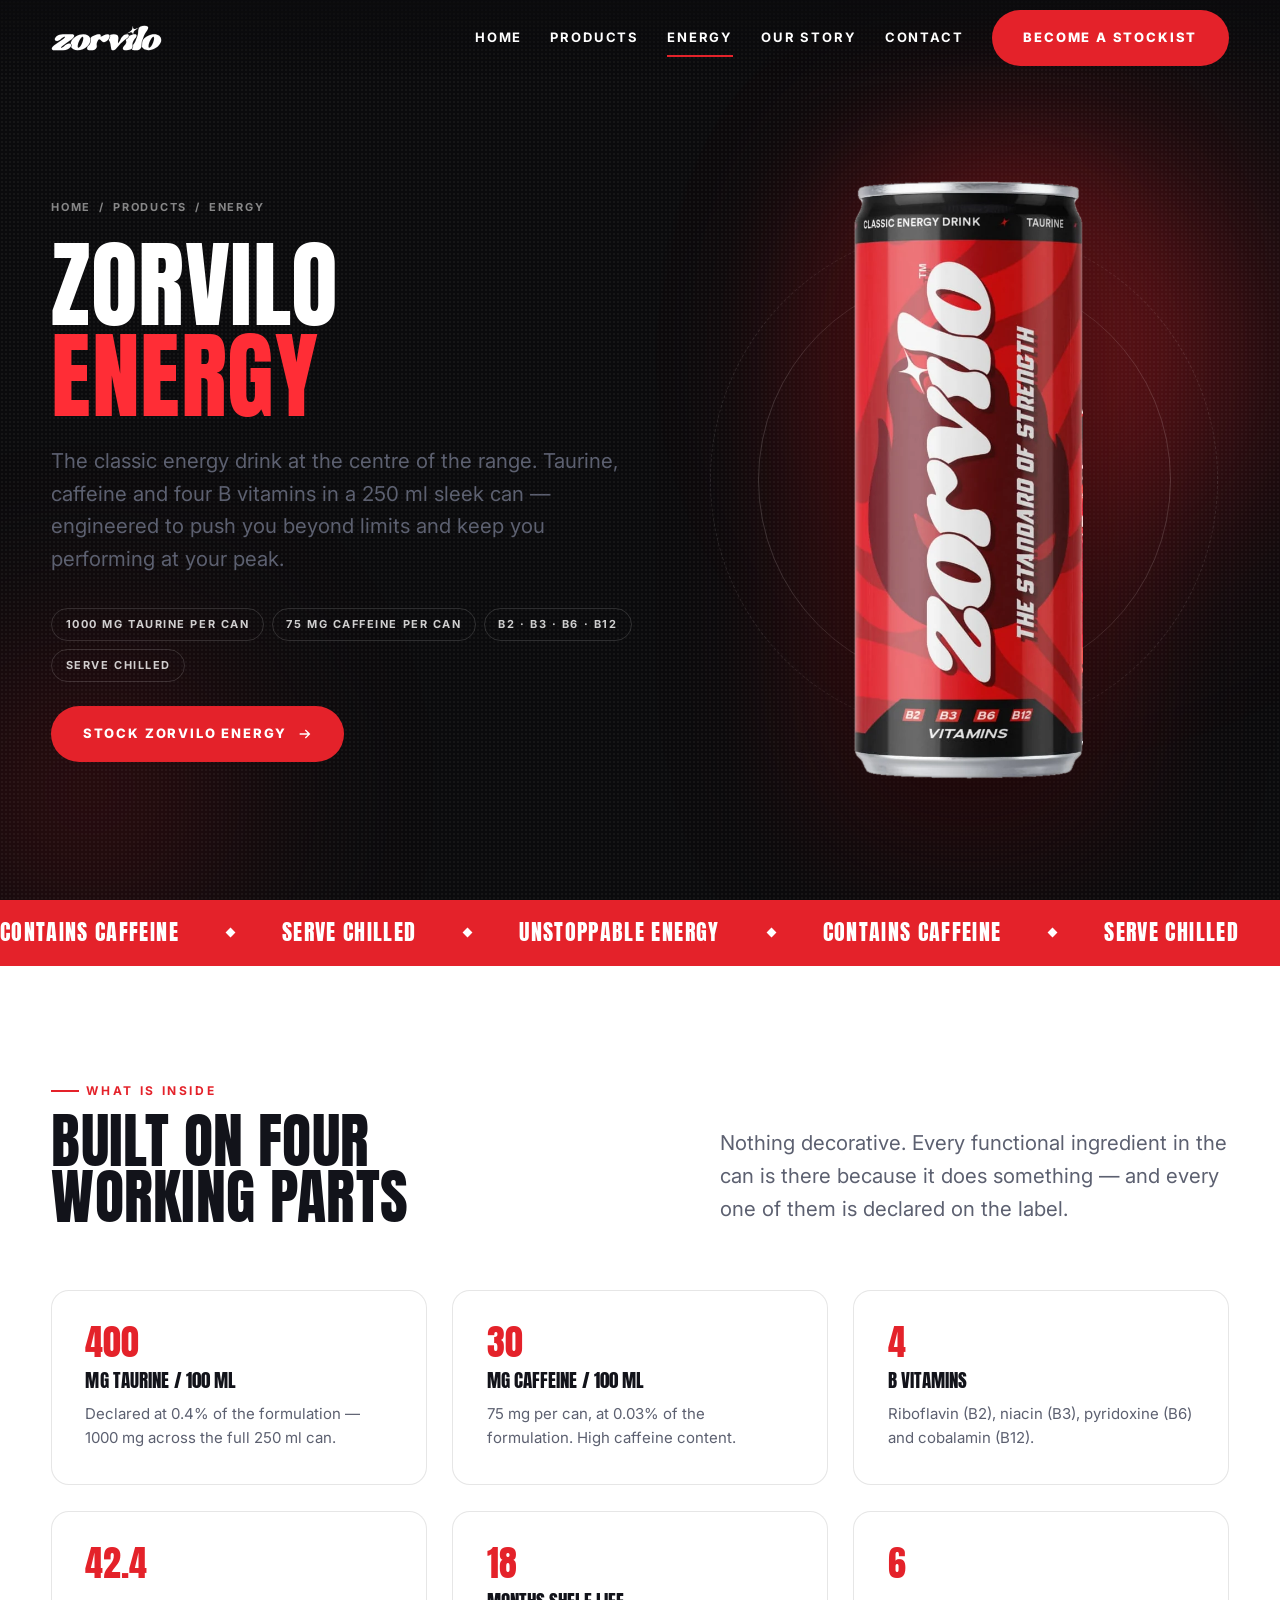
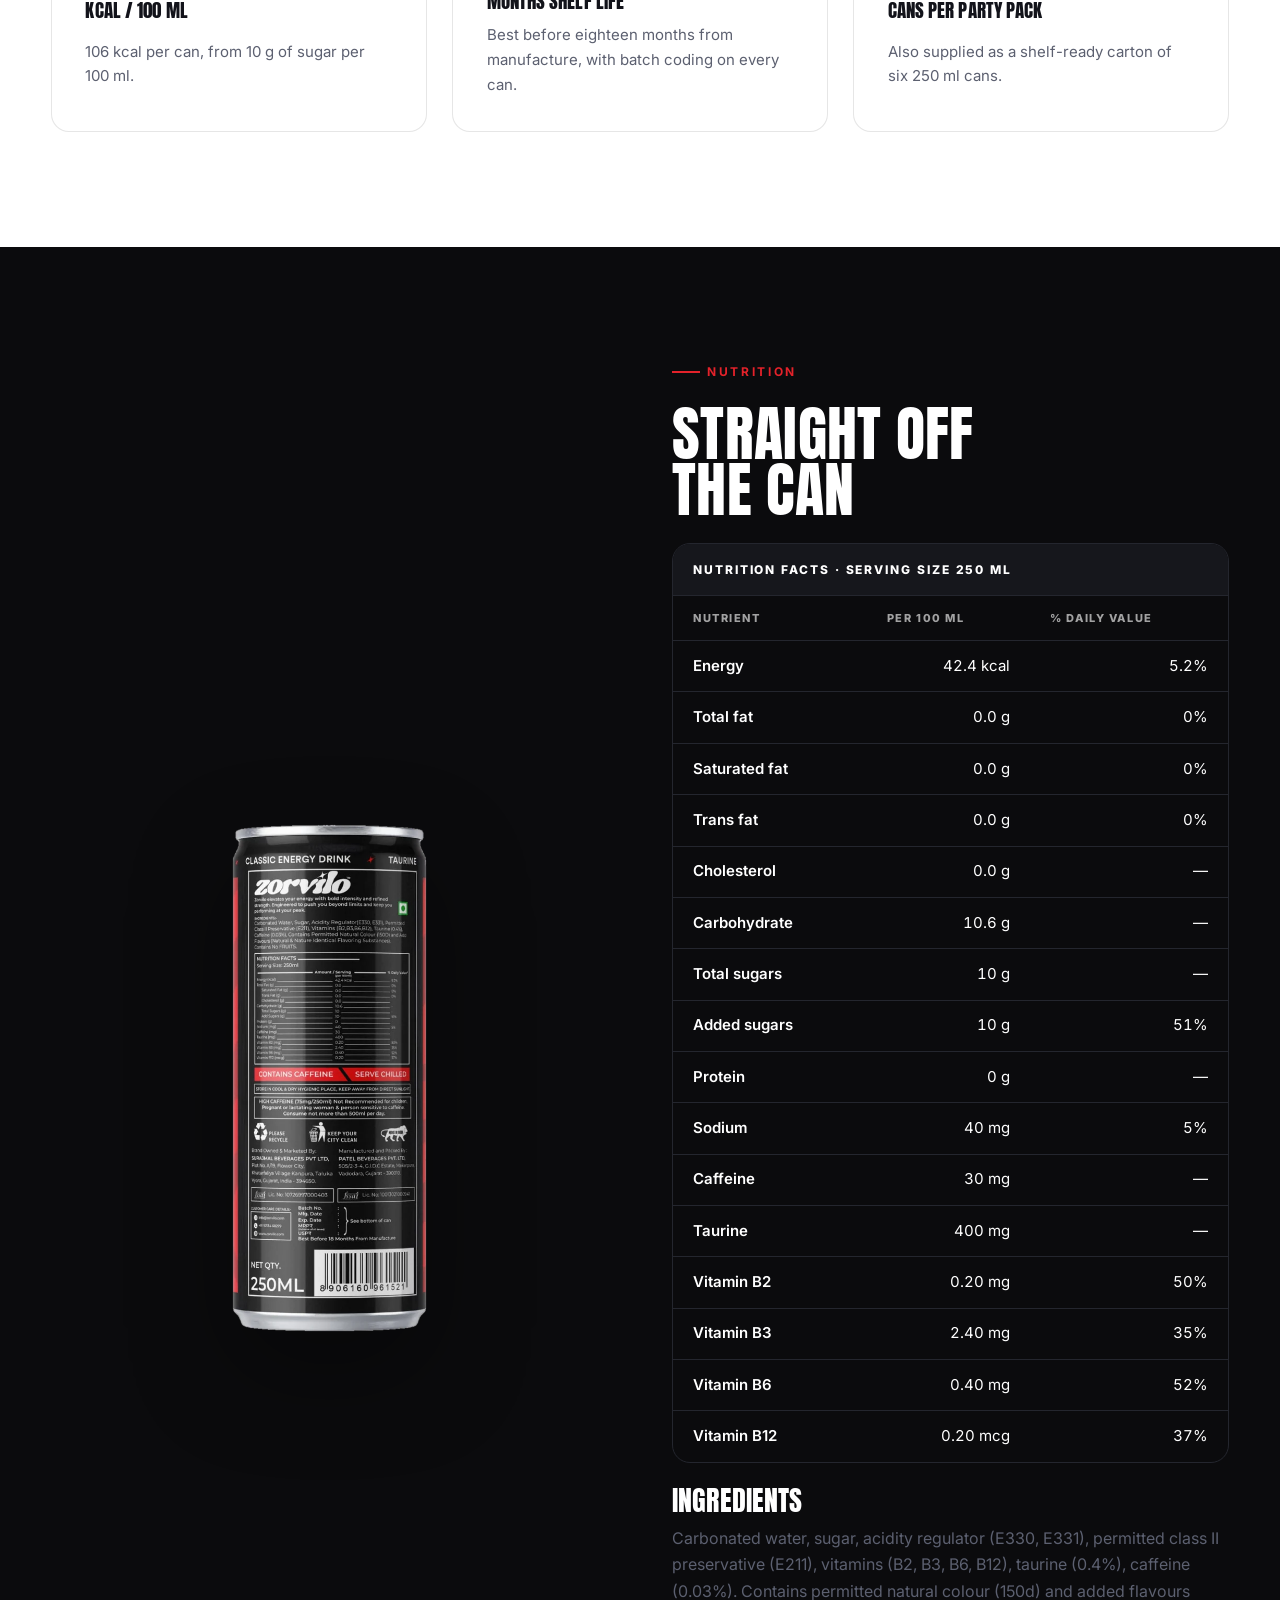
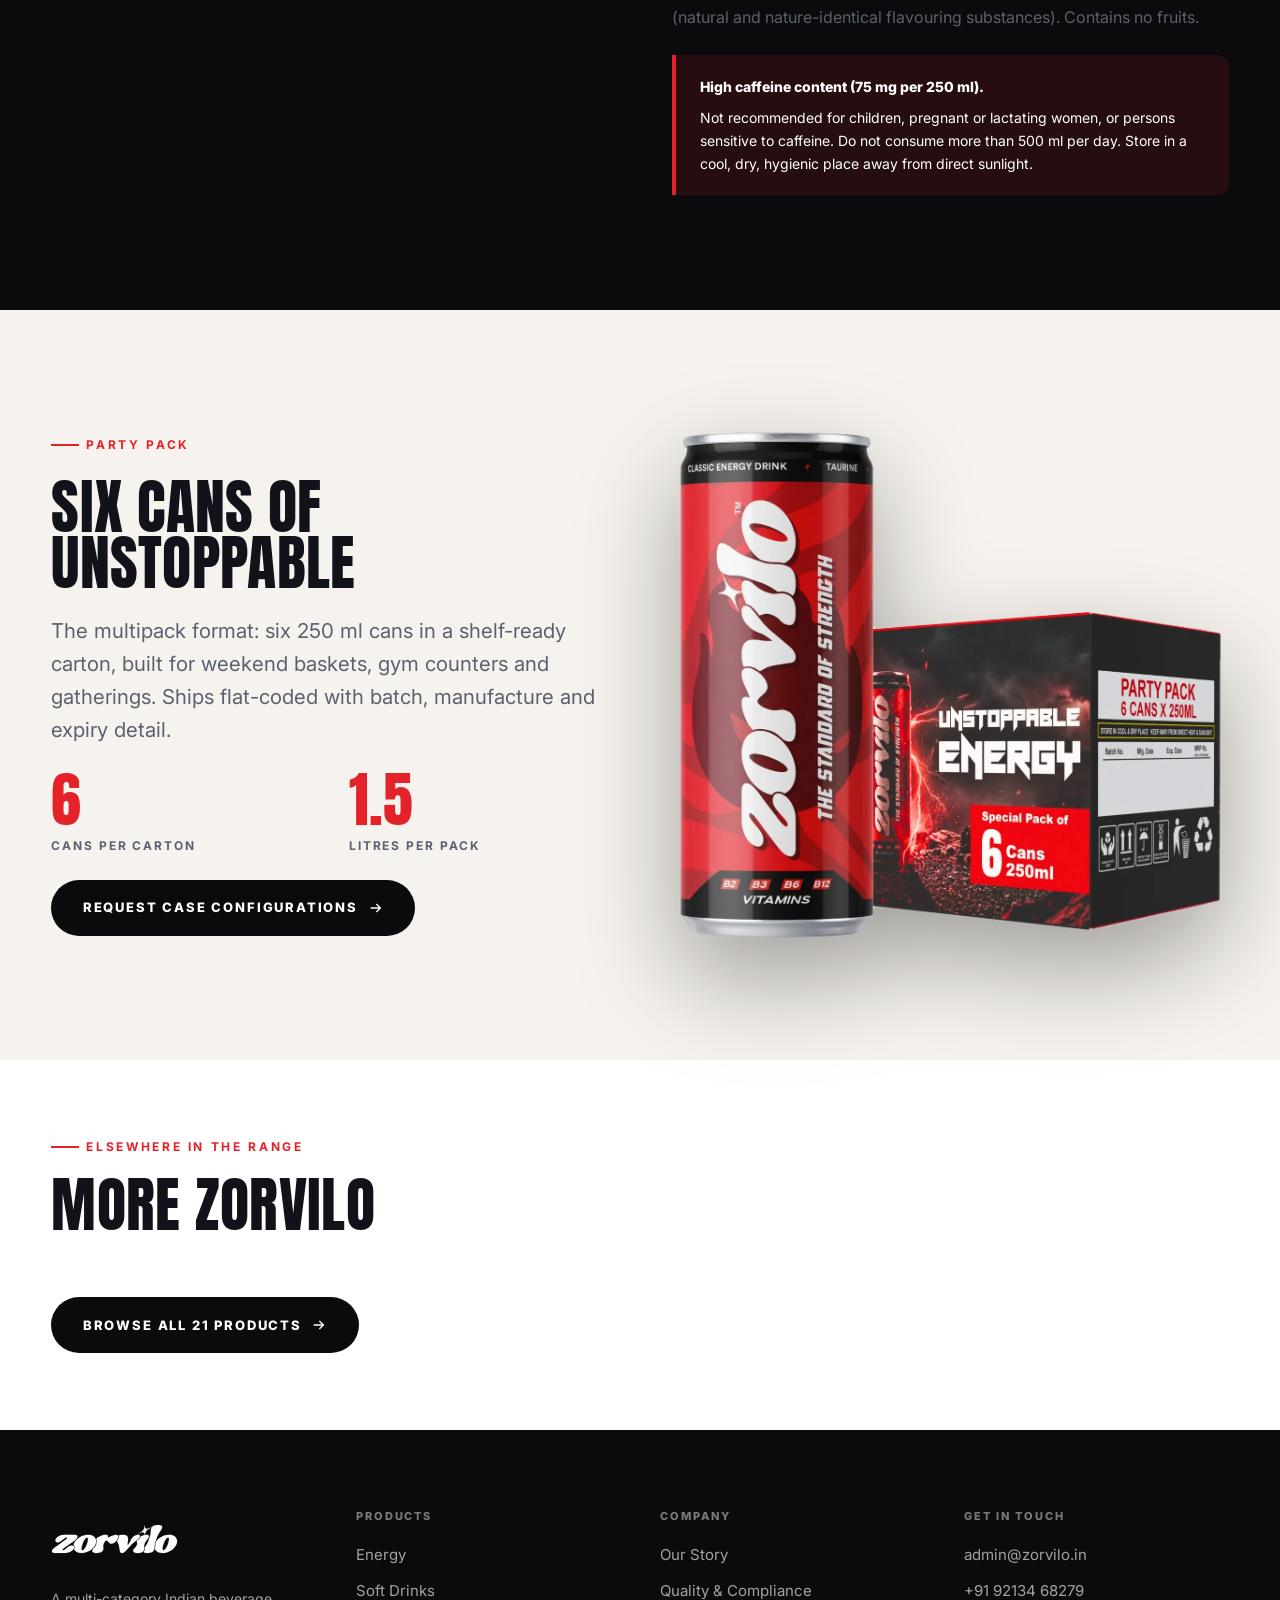
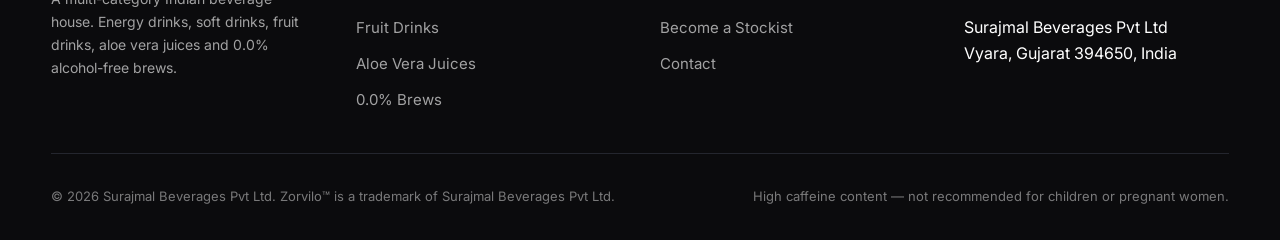
<file: website/energy.html>
﻿<!DOCTYPE html>
<html lang="en">
<head>
<meta charset="utf-8">
<meta name="viewport" content="width=device-width, initial-scale=1">
<title>Zorvilo Energy — Classic Energy Drink 250 ml | The Standard of Strength</title>
<meta name="description" content="Zorvilo Energy: a classic 250 ml energy drink with 1000 mg taurine, 75 mg caffeine and vitamins B2, B3, B6 and B12. Full nutrition and ingredient detail.">
<meta name="theme-color" content="#0b0b0d">
<link rel="icon" href="assets/img/favicon.png" type="image/png">
<link rel="preconnect" href="https://fonts.googleapis.com">
<link rel="preconnect" href="https://fonts.gstatic.com" crossorigin>
<link href="https://fonts.googleapis.com/css2?family=Anton&family=Inter:wght@400;500;600;700;800&display=swap" rel="stylesheet">
<link rel="stylesheet" href="assets/css/style.css">
</head>
<body>

<header class="header">
  <div class="header__inner">
    <a class="wordmark" href="index.html" aria-label="Zorvilo home">
      <img class="wordmark__img wordmark__img--light" src="assets/img/logo-white.svg" alt="Zorvilo" width="1187" height="280"><img class="wordmark__img wordmark__img--dark" src="assets/img/logo.svg" alt="" aria-hidden="true" width="1187" height="280">
    </a>
    <nav class="nav" aria-label="Main">
      <a class="nav__link" href="index.html">Home</a>
      <a class="nav__link" href="products.html">Products</a>
      <a class="nav__link" href="energy.html" aria-current="page">Energy</a>
      <a class="nav__link" href="about.html">Our Story</a>
      <a class="nav__link" href="contact.html">Contact</a>
      <a class="btn btn--primary" href="contact.html#enquiry">Become a stockist</a>
    </nav>
    <button class="nav__toggle" type="button" aria-label="Menu" aria-expanded="false">
      <span></span><span></span><span></span>
    </button>
  </div>
</header>

<main id="main">

  <!-- ============================================================ hero -- -->
  <section class="hero">
    <div class="hero__glow hero__glow--a"></div>
    <div class="hero__glow hero__glow--b"></div>
    <div class="shell">
      <div class="hero__grid">
        <div class="stack">
          <nav class="breadcrumb" aria-label="Breadcrumb">
            <a href="index.html">Home</a><span aria-hidden="true">/</span>
            <a href="products.html">Products</a><span aria-hidden="true">/</span><span>Energy</span>
          </nav>
          <h1 class="hero__title">Zorvilo<br><em>Energy</em></h1>
          <p class="lede hero__copy">
            The classic energy drink at the centre of the range. Taurine, caffeine and four B
            vitamins in a 250&nbsp;ml sleek can — engineered to push you beyond limits and keep you
            performing at your peak.
          </p>
          <div class="hero__meta">
            <span class="chip">1000 mg Taurine per can</span>
            <span class="chip">75 mg Caffeine per can</span>
            <span class="chip">B2 · B3 · B6 · B12</span>
            <span class="chip">Serve chilled</span>
          </div>
          <div class="btn-row">
            <a class="btn btn--primary" href="contact.html#enquiry">
              Stock Zorvilo Energy
              <svg class="btn__arrow" viewBox="0 0 24 24" aria-hidden="true"><path d="M13.2 5.4 20 12l-6.8 6.6-1.4-1.4 4.2-4.2H4v-2h12l-4.2-4.2z"/></svg>
            </a>
          </div>
        </div>
        <div class="hero__stage">
          <span class="hero__ring hero__ring--outer" aria-hidden="true"></span>
          <span class="hero__ring" aria-hidden="true"></span>
          <img class="hero__can" src="assets/img/can-front.webp" width="439" height="1111"
               alt="Zorvilo classic energy drink 250 ml can" fetchpriority="high">
        </div>
      </div>
    </div>
  </section>

  <div class="marquee" aria-hidden="true">
    <div class="marquee__track">
      <span>Contains Caffeine</span><span>Serve Chilled</span><span>Unstoppable Energy</span>
      <span>Contains Caffeine</span><span>Serve Chilled</span><span>Unstoppable Energy</span>
    </div>
  </div>

  <!-- ======================================================== formulas -- -->
  <section class="section">
    <div class="shell">
      <div class="section-head section-head--split">
        <div class="stack stack--sm">
          <span class="eyebrow">What is inside</span>
          <h2>Built on four<br>working parts</h2>
        </div>
        <p class="lede">
          Nothing decorative. Every functional ingredient in the can is there because it does
          something — and every one of them is declared on the label.
        </p>
      </div>

      <div class="grid grid--3">
        <article class="card reveal">
          <span class="card__num">400</span>
          <h3>mg Taurine / 100 ml</h3>
          <p>Declared at 0.4% of the formulation — 1000&nbsp;mg across the full 250&nbsp;ml can.</p>
        </article>
        <article class="card reveal">
          <span class="card__num">30</span>
          <h3>mg Caffeine / 100 ml</h3>
          <p>75&nbsp;mg per can, at 0.03% of the formulation. High caffeine content.</p>
        </article>
        <article class="card reveal">
          <span class="card__num">4</span>
          <h3>B Vitamins</h3>
          <p>Riboflavin (B2), niacin (B3), pyridoxine (B6) and cobalamin (B12).</p>
        </article>
        <article class="card reveal">
          <span class="card__num">42.4</span>
          <h3>kcal / 100 ml</h3>
          <p>106&nbsp;kcal per can, from 10&nbsp;g of sugar per 100&nbsp;ml.</p>
        </article>
        <article class="card reveal">
          <span class="card__num">18</span>
          <h3>Months shelf life</h3>
          <p>Best before eighteen months from manufacture, with batch coding on every can.</p>
        </article>
        <article class="card reveal">
          <span class="card__num">6</span>
          <h3>Cans per party pack</h3>
          <p>Also supplied as a shelf-ready carton of six 250&nbsp;ml cans.</p>
        </article>
      </div>
    </div>
  </section>

  <!-- ======================================================= nutrition -- -->
  <section class="section section--dark" id="nutrition">
    <div class="shell">
      <div class="split">
        <div class="split__media split__media--plain reveal">
          <img src="assets/img/can-back.webp" width="397" height="1000"
               alt="Back of the Zorvilo energy can showing the nutrition and ingredient panel" loading="lazy">
        </div>

        <div class="split__body reveal">
          <span class="eyebrow">Nutrition</span>
          <h2>Straight off<br>the can</h2>

          <div class="table-wrap">
            <table>
              <caption>Nutrition facts · serving size 250 ml</caption>
              <thead>
                <tr>
                  <th scope="col">Nutrient</th>
                  <th scope="col" class="num">Per 100 ml</th>
                  <th scope="col" class="num">% Daily Value</th>
                </tr>
              </thead>
              <tbody>
                <tr><th scope="row">Energy</th><td class="num">42.4 kcal</td><td class="num">5.2%</td></tr>
                <tr><th scope="row">Total fat</th><td class="num">0.0 g</td><td class="num">0%</td></tr>
                <tr><th scope="row">Saturated fat</th><td class="num">0.0 g</td><td class="num">0%</td></tr>
                <tr><th scope="row">Trans fat</th><td class="num">0.0 g</td><td class="num">0%</td></tr>
                <tr><th scope="row">Cholesterol</th><td class="num">0.0 g</td><td class="num">—</td></tr>
                <tr><th scope="row">Carbohydrate</th><td class="num">10.6 g</td><td class="num">—</td></tr>
                <tr><th scope="row">Total sugars</th><td class="num">10 g</td><td class="num">—</td></tr>
                <tr><th scope="row">Added sugars</th><td class="num">10 g</td><td class="num">51%</td></tr>
                <tr><th scope="row">Protein</th><td class="num">0 g</td><td class="num">—</td></tr>
                <tr><th scope="row">Sodium</th><td class="num">40 mg</td><td class="num">5%</td></tr>
                <tr><th scope="row">Caffeine</th><td class="num">30 mg</td><td class="num">—</td></tr>
                <tr><th scope="row">Taurine</th><td class="num">400 mg</td><td class="num">—</td></tr>
                <tr><th scope="row">Vitamin B2</th><td class="num">0.20 mg</td><td class="num">50%</td></tr>
                <tr><th scope="row">Vitamin B3</th><td class="num">2.40 mg</td><td class="num">35%</td></tr>
                <tr><th scope="row">Vitamin B6</th><td class="num">0.40 mg</td><td class="num">52%</td></tr>
                <tr><th scope="row">Vitamin B12</th><td class="num">0.20 mcg</td><td class="num">37%</td></tr>
              </tbody>
            </table>
          </div>

          <div class="stack stack--sm">
            <h3>Ingredients</h3>
            <p class="muted">
              Carbonated water, sugar, acidity regulator (E330, E331), permitted class II
              preservative (E211), vitamins (B2, B3, B6, B12), taurine (0.4%), caffeine (0.03%).
              Contains permitted natural colour (150d) and added flavours (natural and
              nature-identical flavouring substances). Contains no fruits.
            </p>
          </div>

          <div class="advisory">
            <strong>High caffeine content (75 mg per 250 ml).</strong>
            <span>Not recommended for children, pregnant or lactating women, or persons sensitive
              to caffeine. Do not consume more than 500&nbsp;ml per day. Store in a cool, dry,
              hygienic place away from direct sunlight.</span>
          </div>
        </div>
      </div>
    </div>
  </section>

  <!-- ====================================================== party pack -- -->
  <section class="section section--sand">
    <div class="shell">
      <div class="split split--reverse">
        <div class="split__media split__media--plain reveal">
          <img src="assets/img/party-pack.webp" width="1185" height="1111"
               alt="Zorvilo energy six-can party pack carton" loading="lazy">
        </div>
        <div class="split__body reveal">
          <span class="eyebrow">Party pack</span>
          <h2>Six cans of<br>unstoppable</h2>
          <p class="lede">
            The multipack format: six 250&nbsp;ml cans in a shelf-ready carton, built for weekend
            baskets, gym counters and gatherings. Ships flat-coded with batch, manufacture and
            expiry detail.
          </p>
          <div class="stats">
            <div class="stat"><span class="stat__value">6</span><span class="stat__label">Cans per carton</span></div>
            <div class="stat"><span class="stat__value">1.5</span><span class="stat__label">Litres per pack</span></div>
          </div>
          <div class="btn-row">
            <a class="btn btn--dark" href="contact.html#enquiry">
              Request case configurations
              <svg class="btn__arrow" viewBox="0 0 24 24" aria-hidden="true"><path d="M13.2 5.4 20 12l-6.8 6.6-1.4-1.4 4.2-4.2H4v-2h12l-4.2-4.2z"/></svg>
            </a>
          </div>
        </div>
      </div>
    </div>
  </section>

  <section class="section section--tight">
    <div class="shell">
      <div class="section-head">
        <span class="eyebrow">Elsewhere in the range</span>
        <h2>More Zorvilo</h2>
      </div>
      <div class="btn-row">
        <a class="btn btn--dark" href="products.html">
          Browse all 21 products
          <svg class="btn__arrow" viewBox="0 0 24 24" aria-hidden="true"><path d="M13.2 5.4 20 12l-6.8 6.6-1.4-1.4 4.2-4.2H4v-2h12l-4.2-4.2z"/></svg>
        </a>
      </div>
    </div>
  </section>

</main>

<footer class="footer">
  <div class="shell">
    <div class="footer__grid">
      <div class="footer__brand">
        <a class="wordmark" href="index.html"><img class="wordmark__img wordmark__img--light" src="assets/img/logo-white.svg" alt="Zorvilo" width="1187" height="280"></a>
        <p>A multi-category Indian beverage house. Energy drinks, soft drinks, fruit drinks,
           aloe vera juices and 0.0% alcohol-free brews.</p>
      </div>
      <div>
        <h4>Products</h4>
        <ul>
          <li><a href="products.html#energy">Energy</a></li>
          <li><a href="products.html#soft">Soft Drinks</a></li>
          <li><a href="products.html#fruit">Fruit Drinks</a></li>
          <li><a href="products.html#juice">Aloe Vera Juices</a></li>
          <li><a href="products.html#beer">0.0% Brews</a></li>
        </ul>
      </div>
      <div>
        <h4>Company</h4>
        <ul>
          <li><a href="about.html">Our Story</a></li>
          <li><a href="about.html#quality">Quality &amp; Compliance</a></li>
          <li><a href="contact.html#enquiry">Become a Stockist</a></li>
          <li><a href="contact.html">Contact</a></li>
        </ul>
      </div>
      <div>
        <h4>Get in touch</h4>
        <ul>
          <li><a href="mailto:admin@zorvilo.in">admin@zorvilo.in</a></li>
          <li><a href="tel:+919213468279">+91 92134 68279</a></li>
          <li>Surajmal Beverages Pvt Ltd<br>Vyara, Gujarat 394650, India</li>
        </ul>
      </div>
    </div>
    <div class="footer__bottom">
      <span>© <span data-year>2026</span> Surajmal Beverages Pvt Ltd. Zorvilo™ is a trademark of Surajmal Beverages Pvt Ltd.</span>
      <span class="footer__legal">
        <span>High caffeine content — not recommended for children or pregnant women.</span>
      </span>
    </div>
  </div>
</footer>

<script src="assets/js/products.js"></script>
<script src="assets/js/main.js"></script>
</body>
</html>
</file>
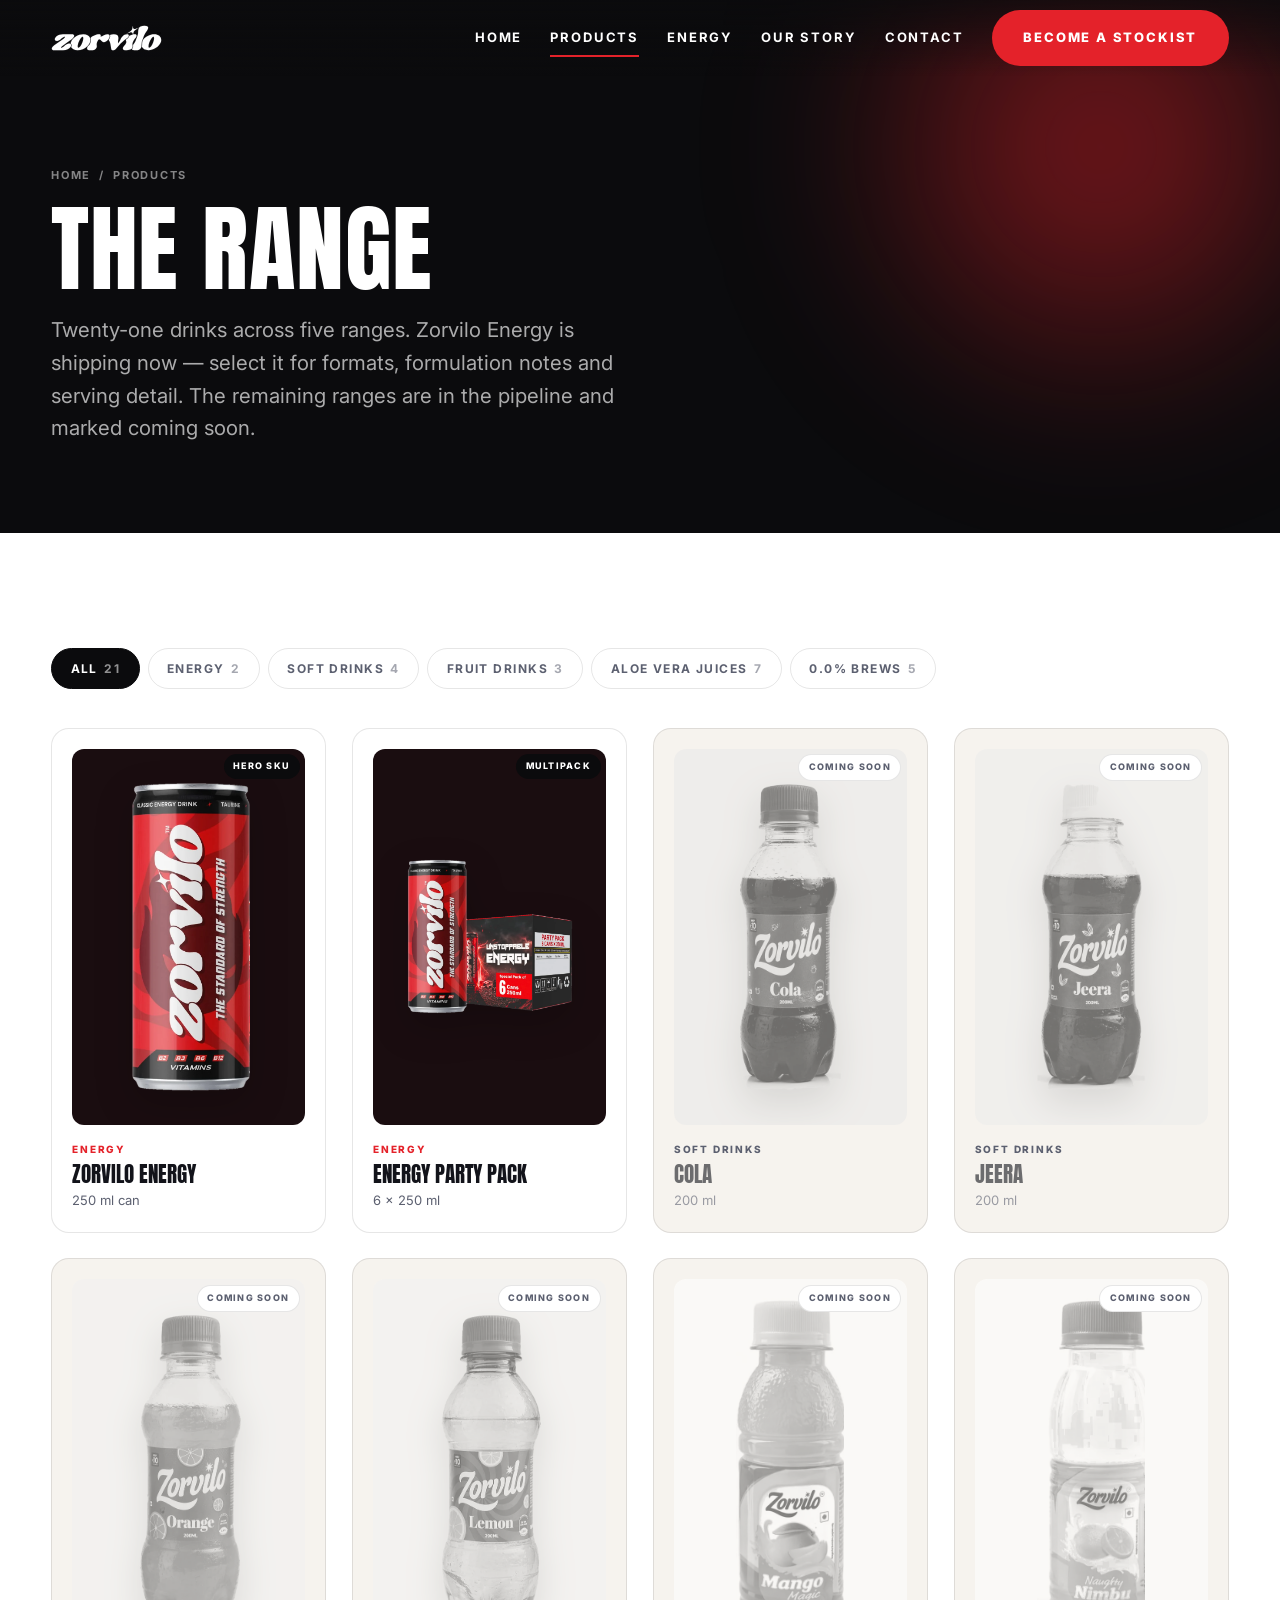
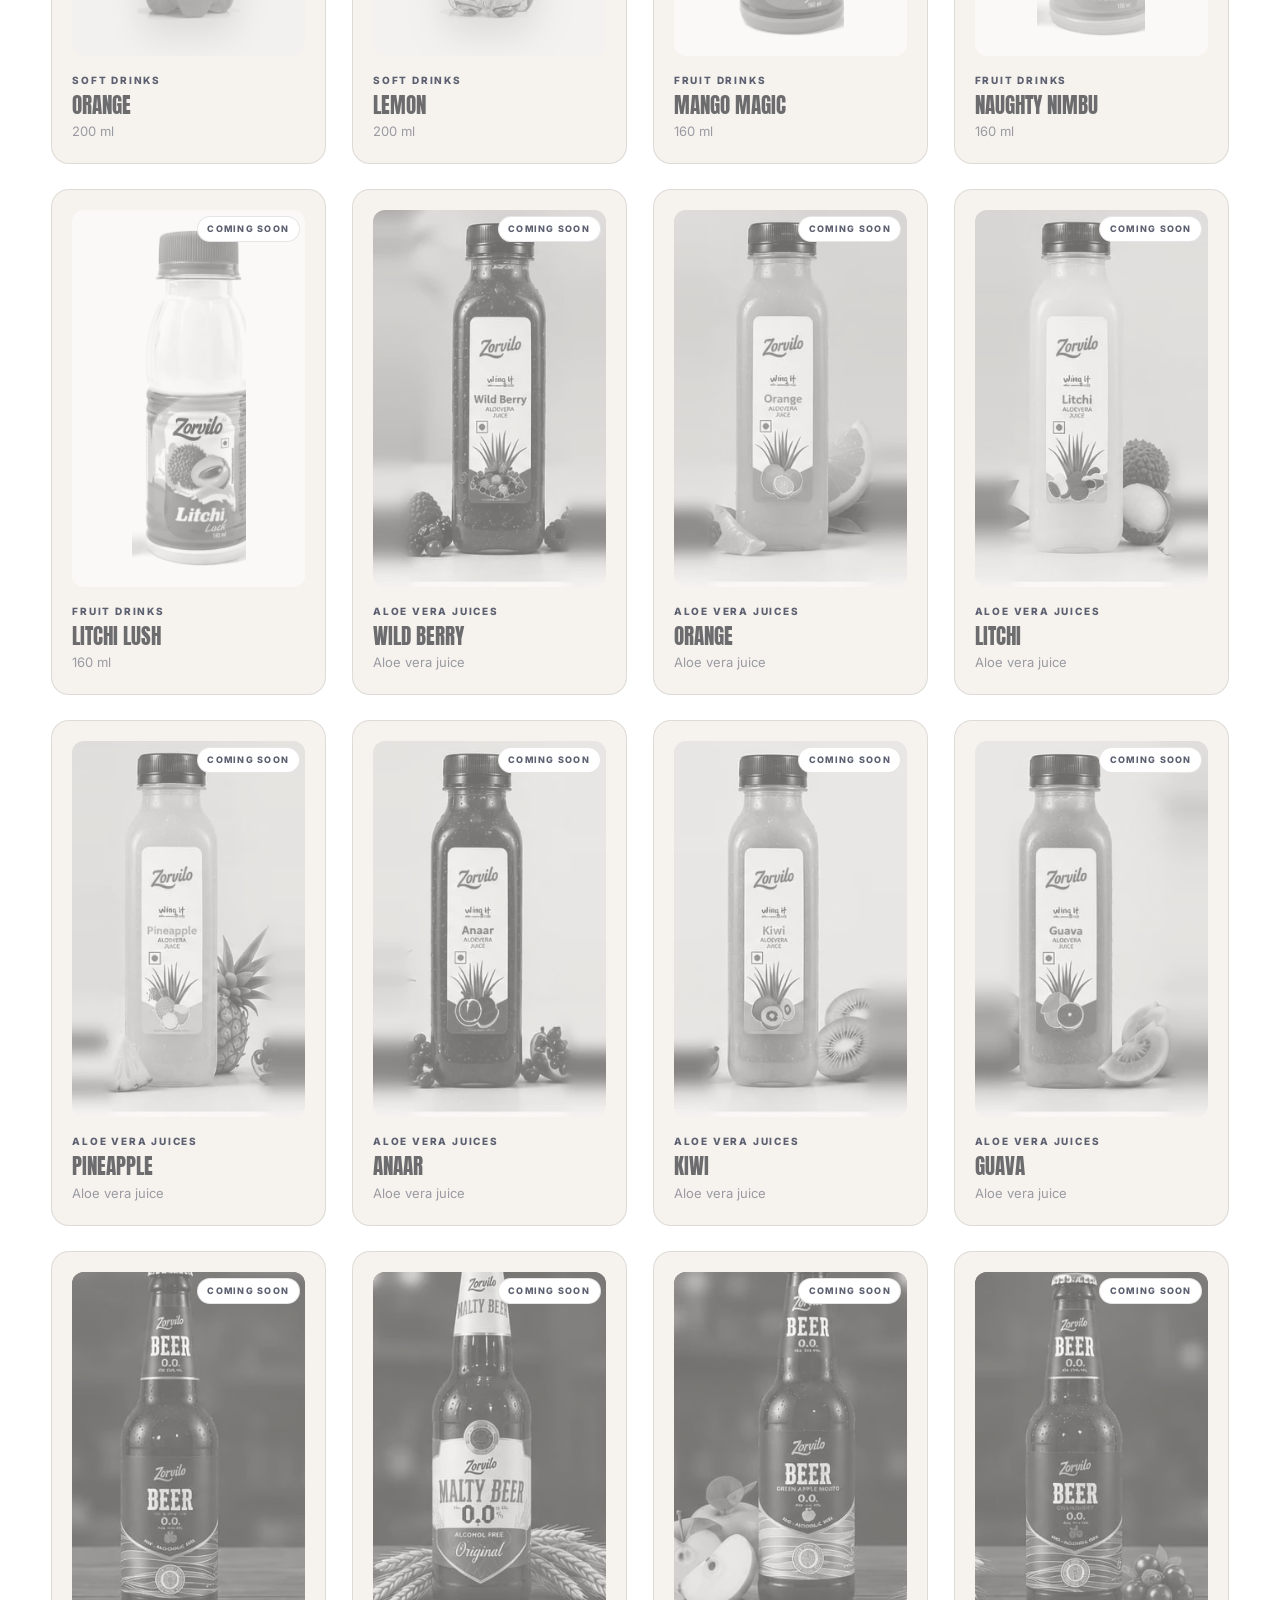
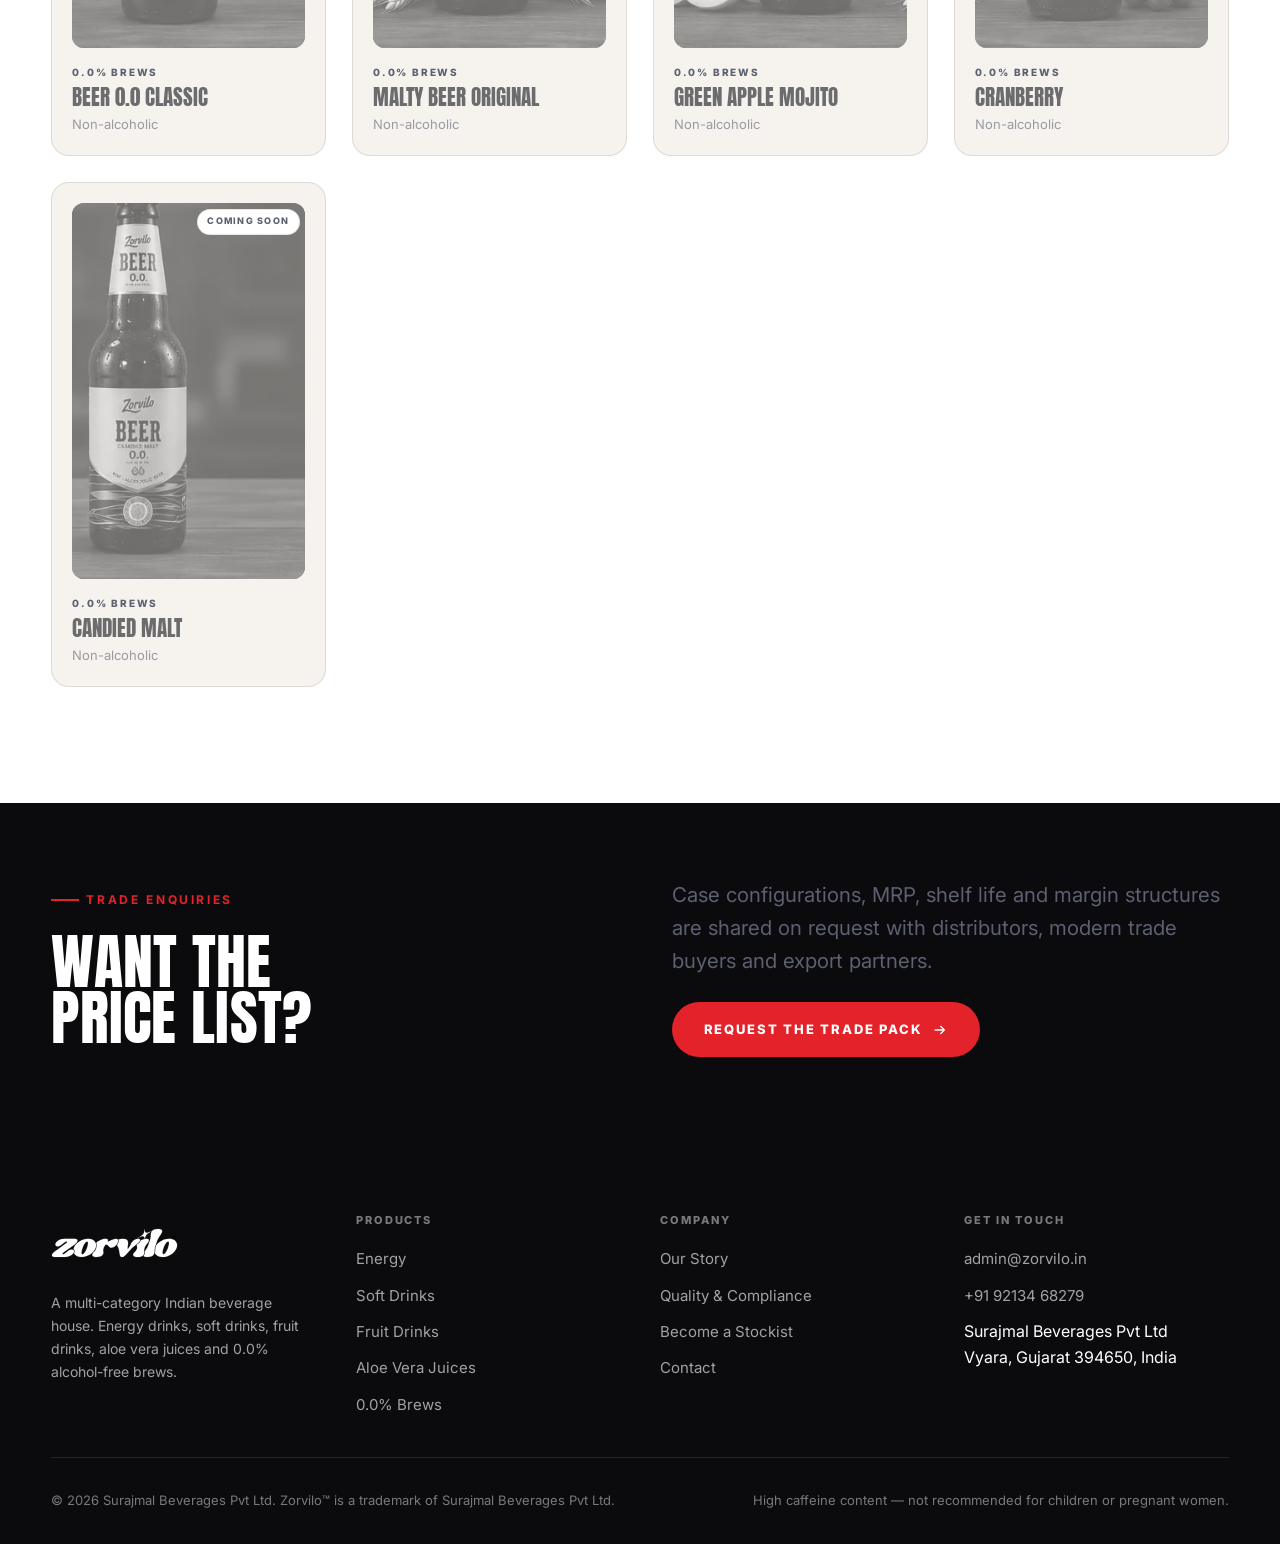
<file: website/products.html>
﻿<!DOCTYPE html>
<html lang="en">
<head>
<meta charset="utf-8">
<meta name="viewport" content="width=device-width, initial-scale=1">
<title>Products — Zorvilo | 21 drinks across five ranges</title>
<meta name="description" content="The full Zorvilo range: energy drinks, carbonated soft drinks, fruit drinks, aloe vera juices and 0.0% alcohol-free brews.">
<meta name="theme-color" content="#0b0b0d">
<link rel="icon" href="assets/img/favicon.png" type="image/png">
<link rel="preconnect" href="https://fonts.googleapis.com">
<link rel="preconnect" href="https://fonts.gstatic.com" crossorigin>
<link href="https://fonts.googleapis.com/css2?family=Anton&family=Inter:wght@400;500;600;700;800&display=swap" rel="stylesheet">
<link rel="stylesheet" href="assets/css/style.css">
</head>
<body>

<header class="header">
  <div class="header__inner">
    <a class="wordmark" href="index.html" aria-label="Zorvilo home">
      <img class="wordmark__img wordmark__img--light" src="assets/img/logo-white.svg" alt="Zorvilo" width="1187" height="280"><img class="wordmark__img wordmark__img--dark" src="assets/img/logo.svg" alt="" aria-hidden="true" width="1187" height="280">
    </a>
    <nav class="nav" aria-label="Main">
      <a class="nav__link" href="index.html">Home</a>
      <a class="nav__link" href="products.html" aria-current="page">Products</a>
      <a class="nav__link" href="energy.html">Energy</a>
      <a class="nav__link" href="about.html">Our Story</a>
      <a class="nav__link" href="contact.html">Contact</a>
      <a class="btn btn--primary" href="contact.html#enquiry">Become a stockist</a>
    </nav>
    <button class="nav__toggle" type="button" aria-label="Menu" aria-expanded="false">
      <span></span><span></span><span></span>
    </button>
  </div>
</header>

<main id="main">

  <section class="pagehead">
    <div class="shell">
      <div class="pagehead__inner">
        <nav class="breadcrumb" aria-label="Breadcrumb">
          <a href="index.html">Home</a><span aria-hidden="true">/</span><span>Products</span>
        </nav>
        <h1>The Range</h1>
        <p class="lede" style="color:rgba(255,255,255,.66)">
          Twenty-one drinks across five ranges. Zorvilo Energy is shipping now — select it for
          formats, formulation notes and serving detail. The remaining ranges are in the
          pipeline and marked coming soon.
        </p>
      </div>
    </div>
  </section>

  <section class="section">
    <div class="shell">
      <div class="filters" data-filters role="group" aria-label="Filter products by range">
        <button class="filter" type="button" data-filter="all" aria-pressed="true">All<span class="filter__count">21</span></button>
        <button class="filter" type="button" data-filter="energy" aria-pressed="false">Energy<span class="filter__count">2</span></button>
        <button class="filter" type="button" data-filter="soft" aria-pressed="false">Soft Drinks<span class="filter__count">4</span></button>
        <button class="filter" type="button" data-filter="fruit" aria-pressed="false">Fruit Drinks<span class="filter__count">3</span></button>
        <button class="filter" type="button" data-filter="juice" aria-pressed="false">Aloe Vera Juices<span class="filter__count">7</span></button>
        <button class="filter" type="button" data-filter="beer" aria-pressed="false">0.0% Brews<span class="filter__count">5</span></button>
      </div>

      <div class="grid" data-product-grid></div>
      <p class="empty" data-empty hidden>No products in this range yet.</p>
    </div>
  </section>

  <section class="section section--dark section--tight">
    <div class="shell">
      <div class="split">
        <div class="split__body">
          <span class="eyebrow">Trade enquiries</span>
          <h2>Want the<br>price list?</h2>
        </div>
        <div class="split__body">
          <p class="lede">
            Case configurations, MRP, shelf life and margin structures are shared on request with
            distributors, modern trade buyers and export partners.
          </p>
          <div class="btn-row">
            <a class="btn btn--primary" href="contact.html#enquiry">
              Request the trade pack
              <svg class="btn__arrow" viewBox="0 0 24 24" aria-hidden="true"><path d="M13.2 5.4 20 12l-6.8 6.6-1.4-1.4 4.2-4.2H4v-2h12l-4.2-4.2z"/></svg>
            </a>
          </div>
        </div>
      </div>
    </div>
  </section>

</main>

<div class="modal" data-modal role="dialog" aria-modal="true" aria-labelledby="modal-title" aria-hidden="true">
  <div class="modal__panel">
    <button class="modal__close" type="button" aria-label="Close">
      <svg viewBox="0 0 24 24" aria-hidden="true"><path d="M18.3 5.7 12 12l6.3 6.3-1.4 1.4L10.6 13.4 4.3 19.7 2.9 18.3 9.2 12 2.9 5.7l1.4-1.4 6.3 6.3 6.3-6.3z"/></svg>
    </button>
    <div class="modal__grid"></div>
  </div>
</div>

<footer class="footer">
  <div class="shell">
    <div class="footer__grid">
      <div class="footer__brand">
        <a class="wordmark" href="index.html"><img class="wordmark__img wordmark__img--light" src="assets/img/logo-white.svg" alt="Zorvilo" width="1187" height="280"></a>
        <p>A multi-category Indian beverage house. Energy drinks, soft drinks, fruit drinks,
           aloe vera juices and 0.0% alcohol-free brews.</p>
      </div>
      <div>
        <h4>Products</h4>
        <ul>
          <li><a href="products.html#energy">Energy</a></li>
          <li><a href="products.html#soft">Soft Drinks</a></li>
          <li><a href="products.html#fruit">Fruit Drinks</a></li>
          <li><a href="products.html#juice">Aloe Vera Juices</a></li>
          <li><a href="products.html#beer">0.0% Brews</a></li>
        </ul>
      </div>
      <div>
        <h4>Company</h4>
        <ul>
          <li><a href="about.html">Our Story</a></li>
          <li><a href="about.html#quality">Quality &amp; Compliance</a></li>
          <li><a href="contact.html#enquiry">Become a Stockist</a></li>
          <li><a href="contact.html">Contact</a></li>
        </ul>
      </div>
      <div>
        <h4>Get in touch</h4>
        <ul>
          <li><a href="mailto:admin@zorvilo.in">admin@zorvilo.in</a></li>
          <li><a href="tel:+919213468279">+91 92134 68279</a></li>
          <li>Surajmal Beverages Pvt Ltd<br>Vyara, Gujarat 394650, India</li>
        </ul>
      </div>
    </div>
    <div class="footer__bottom">
      <span>© <span data-year>2026</span> Surajmal Beverages Pvt Ltd. Zorvilo™ is a trademark of Surajmal Beverages Pvt Ltd.</span>
      <span class="footer__legal">
        <span>High caffeine content — not recommended for children or pregnant women.</span>
      </span>
    </div>
  </div>
</footer>

<script src="assets/js/products.js"></script>
<script src="assets/js/main.js"></script>
</body>
</html>
</file>
<file: website/assets/css/style.css>
/* ==========================================================================
   Zorvilo — design system
   Sections: tokens / reset / typography / layout / header / buttons / hero
             / marquee / cards / products / split / stats / nutrition / forms
             / footer / modal / motion / responsive
   ========================================================================== */

/* --------------------------------------------------------------- tokens -- */
:root {
  --red: #e4222a;
  --red-bright: #ff2d36;
  --red-deep: #9c1017;
  --ink: #0b0b0d;
  --ink-soft: #16171c;
  --ink-line: #24262e;
  --paper: #ffffff;
  --sand: #f6f3ee;
  --sand-deep: #ece6dd;
  --gold: #c9a227;
  --navy: #16233f;

  --text: #12131a;
  --text-muted: #5c6070;
  --text-invert: #ffffff;
  --text-invert-muted: rgba(255, 255, 255, 0.62);

  --line: rgba(11, 11, 13, 0.1);
  --line-invert: rgba(255, 255, 255, 0.14);

  --font-display: "Anton", "Arial Narrow", "Haettenschweiler", sans-serif;
  --font-body: "Inter", "Segoe UI", system-ui, -apple-system, sans-serif;

  --shell: 1280px;
  --gutter: clamp(1.25rem, 4vw, 3.5rem);
  --radius: 18px;
  --radius-lg: 28px;

  --shadow-sm: 0 2px 10px rgba(11, 11, 13, 0.06);
  --shadow-md: 0 18px 40px -18px rgba(11, 11, 13, 0.28);
  --shadow-lg: 0 40px 80px -32px rgba(11, 11, 13, 0.45);

  --ease: cubic-bezier(0.22, 0.61, 0.36, 1);
  --header-h: 76px;
}

/* ---------------------------------------------------------------- reset -- */
*,
*::before,
*::after { box-sizing: border-box; }

* { margin: 0; }

html {
  -webkit-text-size-adjust: 100%;
  scroll-behavior: smooth;
  scroll-padding-top: calc(var(--header-h) + 16px);
}

body {
  font-family: var(--font-body);
  font-size: 1rem;
  line-height: 1.65;
  color: var(--text);
  background: var(--paper);
  -webkit-font-smoothing: antialiased;
  overflow-x: hidden;
}

body.is-locked { overflow: hidden; }

img,
svg,
video { display: block; max-width: 100%; }

img { height: auto; }

a { color: inherit; text-decoration: none; }

button,
input,
select,
textarea { font: inherit; color: inherit; }

button { background: none; border: 0; cursor: pointer; }

ul, ol { list-style: none; padding: 0; }

:focus-visible {
  outline: 3px solid var(--red);
  outline-offset: 3px;
  border-radius: 4px;
}

/* ----------------------------------------------------------- typography -- */
.display,
h1, h2, h3 {
  font-family: var(--font-display);
  font-weight: 400;
  line-height: 0.94;
  letter-spacing: 0.005em;
  text-transform: uppercase;
}

h1 { font-size: clamp(2.75rem, 8vw, 6rem); }
h2 { font-size: clamp(2rem, 5vw, 3.75rem); }
h3 { font-size: clamp(1.25rem, 2.4vw, 1.75rem); }

.eyebrow {
  display: inline-flex;
  align-items: center;
  gap: 0.6em;
  font-size: 0.75rem;
  font-weight: 700;
  letter-spacing: 0.22em;
  text-transform: uppercase;
  color: var(--red);
}

.eyebrow::before {
  content: "";
  width: 28px;
  height: 2px;
  background: currentColor;
}

.lede {
  font-size: clamp(1.0625rem, 1.6vw, 1.3125rem);
  line-height: 1.6;
  color: var(--text-muted);
}

.muted { color: var(--text-muted); }

.on-dark { color: var(--text-invert); }
.on-dark .lede,
.on-dark .muted { color: var(--text-invert-muted); }
.on-dark .eyebrow { color: var(--red-bright); }

/* --------------------------------------------------------------- layout -- */
.shell {
  width: min(100% - var(--gutter) * 2, var(--shell));
  margin-inline: auto;
}

.section { padding-block: clamp(4rem, 9vw, 8rem); }
.section--tight { padding-block: clamp(3rem, 6vw, 5rem); }
.section--dark { background: var(--ink); color: var(--text-invert); }
.section--sand { background: var(--sand); }

.section-head {
  display: grid;
  gap: 1.25rem;
  max-width: 62ch;
  margin-bottom: clamp(2.5rem, 5vw, 4rem);
}

.section-head--split {
  max-width: none;
  grid-template-columns: minmax(0, 1fr);
  align-items: end;
}

@media (min-width: 900px) {
  .section-head--split { grid-template-columns: minmax(0, 1.1fr) minmax(0, 0.9fr); gap: 3rem; }
}

.stack { display: grid; gap: 1.5rem; }
.stack--sm { gap: 0.75rem; }

/* --------------------------------------------------------------- header -- */
.header {
  position: fixed;
  inset: 0 0 auto;
  z-index: 100;
  height: var(--header-h);
  display: flex;
  align-items: center;
  color: #fff;
  transition: background 0.35s var(--ease), box-shadow 0.35s var(--ease), color 0.35s var(--ease);
}

.header::after {
  content: "";
  position: absolute;
  inset: 0;
  z-index: -1;
  background: linear-gradient(180deg, rgba(11, 11, 13, 0.75), rgba(11, 11, 13, 0));
  transition: opacity 0.35s var(--ease);
}

.header.is-stuck {
  background: rgba(255, 255, 255, 0.92);
  backdrop-filter: saturate(180%) blur(14px);
  color: var(--text);
  box-shadow: 0 1px 0 var(--line), var(--shadow-sm);
}

.header.is-stuck::after { opacity: 0; }

.header__inner {
  width: min(100% - var(--gutter) * 2, var(--shell));
  margin-inline: auto;
  display: flex;
  align-items: center;
  gap: 2rem;
}

/* The supplied artwork is a single-colour wordmark, so both colourways ship as
   separate SVGs and the header swaps them as its background flips from the dark
   hero to the white stuck bar. */
.wordmark {
  display: inline-flex;
  align-items: center;
  line-height: 0;
}

.wordmark__img {
  display: block;
  height: 26px;
  width: auto;
}

.wordmark__img--dark { display: none; }

.header.is-stuck .wordmark__img--light { display: none; }
.header.is-stuck .wordmark__img--dark { display: block; }

.footer .wordmark__img { height: 30px; }

.nav {
  margin-left: auto;
  display: flex;
  align-items: center;
  gap: clamp(1rem, 2.2vw, 2.25rem);
}

.nav__link {
  position: relative;
  font-size: 0.8125rem;
  font-weight: 700;
  letter-spacing: 0.14em;
  text-transform: uppercase;
  padding-block: 0.5rem;
}

.nav__link::after {
  content: "";
  position: absolute;
  left: 0;
  bottom: 0;
  width: 100%;
  height: 2px;
  background: var(--red);
  transform: scaleX(0);
  transform-origin: left;
  transition: transform 0.3s var(--ease);
}

.nav__link:hover::after,
.nav__link[aria-current="page"]::after { transform: scaleX(1); }

.nav__toggle {
  display: none;
  width: 44px;
  height: 44px;
  margin-left: auto;
  position: relative;
}

.nav__toggle span {
  position: absolute;
  left: 11px;
  width: 22px;
  height: 2px;
  background: currentColor;
  transition: transform 0.3s var(--ease), opacity 0.2s var(--ease);
}

.nav__toggle span:nth-child(1) { top: 16px; }
.nav__toggle span:nth-child(2) { top: 22px; }
.nav__toggle span:nth-child(3) { top: 28px; }

.nav__toggle[aria-expanded="true"] span:nth-child(1) { transform: translateY(6px) rotate(45deg); }
.nav__toggle[aria-expanded="true"] span:nth-child(2) { opacity: 0; }
.nav__toggle[aria-expanded="true"] span:nth-child(3) { transform: translateY(-6px) rotate(-45deg); }

/* -------------------------------------------------------------- buttons -- */
.btn {
  display: inline-flex;
  align-items: center;
  justify-content: center;
  gap: 0.6rem;
  padding: 0.95rem 1.85rem;
  border-radius: 999px;
  font-size: 0.8125rem;
  font-weight: 800;
  letter-spacing: 0.14em;
  text-transform: uppercase;
  border: 2px solid transparent;
  transition: transform 0.25s var(--ease), background 0.25s var(--ease),
              color 0.25s var(--ease), border-color 0.25s var(--ease);
}

.btn:hover { transform: translateY(-2px); }
.btn:active { transform: translateY(0); }

.btn--primary { background: var(--red); color: #fff; }
.btn--primary:hover { background: var(--red-bright); }

.btn--ghost { border-color: currentColor; color: inherit; }
.btn--ghost:hover { background: currentColor; }
.btn--ghost:hover { color: var(--ink); }
.on-dark .btn--ghost:hover,
.section--dark .btn--ghost:hover { color: var(--ink); background: #fff; border-color: #fff; }

.btn--dark { background: var(--ink); color: #fff; }
.btn--dark:hover { background: var(--ink-soft); }

.btn__arrow { width: 16px; height: 16px; fill: currentColor; transition: transform 0.25s var(--ease); }
.btn:hover .btn__arrow { transform: translateX(4px); }

.textlink {
  display: inline-flex;
  align-items: center;
  gap: 0.5rem;
  font-weight: 700;
  font-size: 0.8125rem;
  letter-spacing: 0.14em;
  text-transform: uppercase;
  color: var(--red);
}

.textlink svg { width: 15px; height: 15px; fill: currentColor; transition: transform 0.25s var(--ease); }
.textlink:hover svg { transform: translateX(4px); }

.btn-row { display: flex; flex-wrap: wrap; gap: 0.875rem; }

/* ----------------------------------------------------------------- hero -- */
.hero {
  position: relative;
  min-height: min(100svh, 900px);
  display: flex;
  align-items: center;
  padding-top: calc(var(--header-h) + 3rem);
  padding-bottom: 4rem;
  background: var(--ink);
  color: #fff;
  overflow: hidden;
  isolation: isolate;
}

.hero__glow {
  position: absolute;
  z-index: -2;
  border-radius: 50%;
  filter: blur(90px);
  opacity: 0.55;
  pointer-events: none;
}

.hero__glow--a {
  width: 46vw;
  aspect-ratio: 1;
  right: -6vw;
  top: 6%;
  background: radial-gradient(circle, var(--red) 0%, rgba(228, 34, 42, 0) 68%);
  animation: pulse 7s var(--ease) infinite alternate;
}

.hero__glow--b {
  width: 34vw;
  aspect-ratio: 1;
  left: -10vw;
  bottom: -12%;
  background: radial-gradient(circle, #6b0f14 0%, rgba(107, 15, 20, 0) 70%);
}

.hero::after {
  content: "";
  position: absolute;
  inset: 0;
  z-index: -1;
  background-image: radial-gradient(rgba(255, 255, 255, 0.045) 1px, transparent 1px);
  background-size: 4px 4px;
  pointer-events: none;
}

.hero__grid {
  display: grid;
  gap: clamp(2.5rem, 5vw, 4rem);
  align-items: center;
}

@media (min-width: 900px) {
  .hero__grid { grid-template-columns: minmax(0, 1.05fr) minmax(0, 0.95fr); }
}

.hero__title { text-wrap: balance; }
.hero__title em { font-style: normal; color: var(--red-bright); }

.hero__copy { max-width: 46ch; }

.hero__meta {
  display: flex;
  flex-wrap: wrap;
  gap: 0.5rem;
  margin-top: 0.5rem;
}

.chip {
  display: inline-flex;
  align-items: center;
  gap: 0.4rem;
  padding: 0.4rem 0.85rem;
  border: 1px solid var(--line-invert);
  border-radius: 999px;
  font-size: 0.6875rem;
  font-weight: 700;
  letter-spacing: 0.14em;
  text-transform: uppercase;
  color: rgba(255, 255, 255, 0.8);
}

.chip--light { border-color: var(--line); color: var(--text-muted); }

.hero__stage {
  position: relative;
  display: grid;
  place-items: center;
  min-height: 380px;
}

.hero__ring {
  position: absolute;
  width: min(78%, 420px);
  aspect-ratio: 1;
  border: 1px solid rgba(255, 255, 255, 0.16);
  border-radius: 50%;
}

.hero__ring--outer {
  width: min(96%, 520px);
  border-style: dashed;
  border-color: rgba(255, 255, 255, 0.1);
  animation: spin 46s linear infinite;
}

.hero__can {
  position: relative;
  width: auto;
  height: clamp(340px, 48vw, 620px);
  filter: drop-shadow(0 40px 60px rgba(0, 0, 0, 0.6))
          drop-shadow(0 0 70px rgba(228, 34, 42, 0.35));
  animation: float 6s ease-in-out infinite;
}

.hero__scroll {
  position: absolute;
  left: 50%;
  bottom: 1.75rem;
  transform: translateX(-50%);
  display: grid;
  justify-items: center;
  gap: 0.5rem;
  font-size: 0.625rem;
  font-weight: 700;
  letter-spacing: 0.24em;
  text-transform: uppercase;
  color: rgba(255, 255, 255, 0.55);
}

.hero__scroll i {
  width: 1px;
  height: 42px;
  background: linear-gradient(180deg, rgba(255, 255, 255, 0.6), transparent);
}

/* page hero (inner pages) */
.pagehead {
  position: relative;
  padding-top: calc(var(--header-h) + clamp(3rem, 7vw, 6rem));
  padding-bottom: clamp(3rem, 7vw, 5.5rem);
  background: var(--ink);
  color: #fff;
  overflow: hidden;
  isolation: isolate;
}

.pagehead::before {
  content: "";
  position: absolute;
  z-index: -1;
  width: 48vw;
  aspect-ratio: 1;
  right: -10vw;
  top: -30%;
  border-radius: 50%;
  background: radial-gradient(circle, rgba(228, 34, 42, 0.55) 0%, rgba(228, 34, 42, 0) 68%);
  filter: blur(70px);
}

.pagehead__inner { display: grid; gap: 1.25rem; max-width: 60ch; }

.breadcrumb {
  display: flex;
  gap: 0.5rem;
  font-size: 0.6875rem;
  font-weight: 700;
  letter-spacing: 0.16em;
  text-transform: uppercase;
  color: rgba(255, 255, 255, 0.5);
}

.breadcrumb a:hover { color: #fff; }

/* -------------------------------------------------------------- marquee -- */
.marquee {
  background: var(--red);
  color: #fff;
  padding-block: 0.9rem;
  overflow: hidden;
  white-space: nowrap;
}

.marquee__track {
  display: inline-flex;
  gap: 3rem;
  padding-right: 3rem;
  animation: slide 32s linear infinite;
}

.marquee__track span {
  font-family: var(--font-display);
  font-size: clamp(1rem, 1.8vw, 1.4rem);
  letter-spacing: 0.06em;
  text-transform: uppercase;
  display: inline-flex;
  align-items: center;
  gap: 3rem;
}

.marquee__track span::after {
  content: "";
  width: 7px;
  height: 7px;
  background: #fff;
  transform: rotate(45deg);
}

/* ---------------------------------------------------------------- cards -- */
.grid {
  display: grid;
  gap: clamp(1rem, 2vw, 1.75rem);
  grid-template-columns: repeat(auto-fill, minmax(min(100%, 250px), 1fr));
}

.grid--2 { grid-template-columns: repeat(auto-fit, minmax(min(100%, 320px), 1fr)); }
.grid--3 { grid-template-columns: repeat(auto-fit, minmax(min(100%, 280px), 1fr)); }
/* Six range cards land as two clean rows of three on a desktop shell. */
.grid--ranges { grid-template-columns: repeat(auto-fit, minmax(min(100%, 340px), 1fr)); }

/* range card — one per product family */
.range {
  position: relative;
  display: grid;
  align-content: end;
  gap: 0.75rem;
  min-height: 400px;
  padding: 1.75rem;
  border-radius: var(--radius-lg);
  overflow: hidden;
  isolation: isolate;
  color: #fff;
  background: var(--accent, var(--ink));
  transition: transform 0.4s var(--ease), box-shadow 0.4s var(--ease);
}

/* The scrim sits between the product shot and the copy so the text stays
   readable over bright packaging. */
.range::before {
  content: "";
  position: absolute;
  inset: 0;
  z-index: -1;
  background:
    linear-gradient(180deg, rgba(0, 0, 0, 0.1) 0%, rgba(0, 0, 0, 0.05) 38%, rgba(0, 0, 0, 0.78) 82%),
    linear-gradient(165deg, rgba(255, 255, 255, 0.18), rgba(0, 0, 0, 0.3));
}

.range:hover { transform: translateY(-6px); box-shadow: var(--shadow-lg); }

/* Ranges that have not launched: greyed and inert, still shown so the client
   can see the full portfolio. */
.range--soon { cursor: default; filter: grayscale(1); }
.range--soon:hover { transform: none; box-shadow: none; }
.range--soon .range__media { opacity: 0.5; }
.range--soon:hover .range__media img { transform: none; }

.range__soon {
  position: absolute;
  top: 1.25rem;
  right: 1.25rem;
  z-index: 2;
  padding: 0.35rem 0.7rem;
  border-radius: 999px;
  background: rgba(255, 255, 255, 0.92);
  color: var(--ink);
  font-size: 0.5625rem;
  font-weight: 800;
  letter-spacing: 0.14em;
  text-transform: uppercase;
}

/* The shot is positioned rather than sized in flow: a percentage max-height
   will not resolve against an auto grid row, which lets the image overrun the
   card. Insets give the image box a definite size, and object-fit does the
   scaling. Same pattern is used for the product tiles below. */
.range__media {
  position: absolute;
  inset: 9% 10% 38%;
  z-index: -2;
}

.range__media img {
  position: absolute;
  inset: 0;
  width: 100%;
  height: 100%;
  object-fit: contain;
  filter: drop-shadow(0 22px 28px rgba(0, 0, 0, 0.45));
  transition: transform 0.5s var(--ease);
}

.range:hover .range__media img { transform: translateY(-8px) scale(1.04); }

/* Ranges without a transparent cut-out use their line-up photograph full
   bleed instead, with a heavier scrim so the copy still reads. */
.range--photo .range__media { inset: 0; }
.range--photo .range__media img { object-fit: cover; filter: none; }
.range--photo::before {
  background: linear-gradient(180deg, rgba(0, 0, 0, 0.25) 0%, rgba(0, 0, 0, 0.15) 35%, rgba(0, 0, 0, 0.88) 85%);
}
.range--photo:hover .range__media img { transform: scale(1.05); }

.range__count {
  font-size: 0.6875rem;
  font-weight: 800;
  letter-spacing: 0.18em;
  text-transform: uppercase;
  opacity: 0.85;
}

.range__title { font-family: var(--font-display); font-size: 1.75rem; text-transform: uppercase; line-height: 1; }
.range__text { font-size: 0.9375rem; color: rgba(255, 255, 255, 0.82); }

/* generic content card */
.card {
  display: grid;
  gap: 0.75rem;
  padding: clamp(1.5rem, 2.6vw, 2.25rem);
  background: var(--paper);
  border: 1px solid var(--line);
  border-radius: var(--radius);
  transition: transform 0.3s var(--ease), box-shadow 0.3s var(--ease);
}

.card:hover { transform: translateY(-4px); box-shadow: var(--shadow-md); }

.section--dark .card {
  background: var(--ink-soft);
  border-color: var(--ink-line);
}

.card__num {
  font-family: var(--font-display);
  font-size: 2.25rem;
  color: var(--red);
  line-height: 1;
}

.card__icon {
  width: 46px;
  height: 46px;
  display: grid;
  place-items: center;
  border-radius: 12px;
  background: rgba(228, 34, 42, 0.1);
  color: var(--red);
}

.card__icon svg { width: 22px; height: 22px; fill: currentColor; }

.card h3 { font-size: 1.1875rem; }
.card p { font-size: 0.9375rem; color: var(--text-muted); }
.section--dark .card p { color: var(--text-invert-muted); }

/* ------------------------------------------------------------- products -- */
.filters {
  display: flex;
  flex-wrap: wrap;
  gap: 0.5rem;
  margin-bottom: clamp(1.75rem, 3vw, 2.75rem);
}

.filter {
  padding: 0.6rem 1.15rem;
  border: 1px solid var(--line);
  border-radius: 999px;
  font-size: 0.75rem;
  font-weight: 700;
  letter-spacing: 0.12em;
  text-transform: uppercase;
  color: var(--text-muted);
  transition: all 0.25s var(--ease);
}

.filter:hover { border-color: var(--ink); color: var(--ink); }

.filter[aria-pressed="true"] {
  background: var(--ink);
  border-color: var(--ink);
  color: #fff;
}

.filter__count { opacity: 0.55; margin-left: 0.4rem; }

.product {
  position: relative;
  display: grid;
  grid-template-rows: auto 1fr;
  gap: 1rem;
  padding: 1.25rem;
  background: var(--paper);
  border: 1px solid var(--line);
  border-radius: var(--radius);
  text-align: left;
  width: 100%;
  transition: transform 0.35s var(--ease), box-shadow 0.35s var(--ease), border-color 0.35s var(--ease);
}

.product:hover {
  transform: translateY(-6px);
  box-shadow: var(--shadow-md);
  border-color: transparent;
}

/* Ranges that are not on sale yet: desaturated and inert, but still legible
   enough to show the client what is coming. */
.product--soon {
  cursor: default;
  background: var(--sand);
}

.product--soon:hover { transform: none; box-shadow: none; border-color: var(--line); }
.product--soon .product__media { filter: grayscale(1); opacity: 0.55; }
.product--soon .product__media img { transform: none; }
.product--soon .product__range { color: var(--text-muted); }
.product--soon .product__name,
.product--soon .product__size { opacity: 0.6; }

.product__media {
  position: relative;
  aspect-ratio: 62 / 100;
  border-radius: 12px;
  overflow: hidden;
  background: var(--tint, var(--sand));
}

/* An absolutely positioned replaced element falls back to its intrinsic size
   when width/height are auto, so both are always stated explicitly here and
   object-fit does the scaling inside that box. */
.product__media img {
  position: absolute;
  transition: transform 0.45s var(--ease);
}

.product:hover .product__media img { transform: scale(1.06); }

/* Photographic crops are cut to the tile aspect, so they fill it edge to edge.
   Cut-outs float inside with room to breathe; the whitened fruit plates sit on
   a white tile, so they need neither a drop shadow nor a tint. */
.product--photo .product__media img {
  inset: 0;
  width: 100%;
  height: 100%;
  object-fit: cover;
}

.product--cutout .product__media img {
  inset: 8% 14%;
  width: 72%;
  height: 84%;
  object-fit: contain;
  filter: drop-shadow(0 14px 18px rgba(0, 0, 0, 0.18));
}

.product--plate .product__media { background: #fff; }
.product--plate .product__media img {
  inset: 4%;
  width: 92%;
  height: 92%;
  object-fit: contain;
}

.product__body { display: grid; gap: 0.35rem; align-content: start; }

.product__range {
  font-size: 0.625rem;
  font-weight: 800;
  letter-spacing: 0.18em;
  text-transform: uppercase;
  color: var(--accent, var(--red));
}

.product__name {
  font-family: var(--font-display);
  font-size: 1.3125rem;
  text-transform: uppercase;
  line-height: 1.05;
}

.product__size { font-size: 0.8125rem; color: var(--text-muted); }

.product__badge {
  position: absolute;
  top: 1.6rem;
  right: 1.6rem;
  z-index: 2;
  padding: 0.3rem 0.6rem;
  border-radius: 999px;
  background: var(--ink);
  color: #fff;
  font-size: 0.5625rem;
  font-weight: 800;
  letter-spacing: 0.14em;
  text-transform: uppercase;
}

.product__badge--soon {
  background: #fff;
  color: var(--text-muted);
  border: 1px solid var(--line);
}

.product[hidden] { display: none; }

.empty {
  padding: 4rem 1rem;
  text-align: center;
  color: var(--text-muted);
}

/* ---------------------------------------------------------------- split -- */
.split {
  display: grid;
  gap: clamp(2rem, 5vw, 4.5rem);
  align-items: center;
}

@media (min-width: 900px) {
  .split { grid-template-columns: repeat(2, minmax(0, 1fr)); }
  .split--reverse .split__media { order: 2; }
}

.split--top { align-items: start; }

.split__media {
  position: relative;
  border-radius: var(--radius-lg);
  overflow: hidden;
}

.split__media img { width: 100%; object-fit: cover; }

.split__media--plain { border-radius: 0; overflow: visible; display: grid; place-items: center; }
.split__media--plain img { width: auto; max-height: 520px; filter: drop-shadow(0 40px 50px rgba(0, 0, 0, 0.35)); }

.split__body { display: grid; gap: 1.5rem; }

/* flavour pills used beside a range */
.flavours { display: flex; flex-wrap: wrap; gap: 0.5rem; }

.flavour {
  display: inline-flex;
  align-items: center;
  gap: 0.5rem;
  padding: 0.45rem 0.9rem;
  border: 1px solid var(--line);
  border-radius: 999px;
  font-size: 0.8125rem;
  font-weight: 600;
}

.section--dark .flavour { border-color: var(--ink-line); }

.flavour::before {
  content: "";
  width: 10px;
  height: 10px;
  border-radius: 50%;
  background: var(--dot, var(--red));
}

/* ---------------------------------------------------------------- stats -- */
.stats {
  display: grid;
  gap: clamp(1.5rem, 3vw, 2.5rem);
  grid-template-columns: repeat(auto-fit, minmax(min(100%, 150px), 1fr));
}

.stat { display: grid; gap: 0.35rem; }

.stat__value {
  font-family: var(--font-display);
  font-size: clamp(2.5rem, 5vw, 3.75rem);
  line-height: 1;
  color: var(--red);
}

.stat__label {
  font-size: 0.75rem;
  font-weight: 700;
  letter-spacing: 0.16em;
  text-transform: uppercase;
  color: var(--text-muted);
}

.on-dark .stat__label,
.section--dark .stat__label { color: var(--text-invert-muted); }

/* ------------------------------------------------------------ nutrition -- */
.table-wrap {
  border: 1px solid var(--line);
  border-radius: var(--radius);
  overflow: hidden;
}

.section--dark .table-wrap { border-color: var(--ink-line); }

table { width: 100%; border-collapse: collapse; font-size: 0.9375rem; }

caption {
  padding: 1rem 1.25rem;
  text-align: left;
  font-size: 0.75rem;
  font-weight: 800;
  letter-spacing: 0.16em;
  text-transform: uppercase;
  background: var(--sand);
}

.section--dark caption { background: var(--ink-soft); }

th, td { padding: 0.8rem 1.25rem; text-align: left; border-top: 1px solid var(--line); }
.section--dark th,
.section--dark td { border-color: var(--ink-line); }

thead th {
  font-size: 0.6875rem;
  font-weight: 800;
  letter-spacing: 0.14em;
  text-transform: uppercase;
  color: var(--text-muted);
}

.section--dark thead th { color: var(--text-invert-muted); }

tbody th { font-weight: 600; }
td.num { text-align: right; font-variant-numeric: tabular-nums; }

.advisory {
  display: grid;
  gap: 0.5rem;
  padding: 1.25rem 1.5rem;
  border-left: 4px solid var(--red);
  background: rgba(228, 34, 42, 0.06);
  border-radius: 0 12px 12px 0;
  font-size: 0.875rem;
}

.section--dark .advisory { background: rgba(228, 34, 42, 0.12); }

.advisory strong { font-weight: 800; }

/* ---------------------------------------------------------------- forms -- */
.form { display: grid; gap: 1.25rem; }

.field { display: grid; gap: 0.45rem; }

.field label {
  font-size: 0.6875rem;
  font-weight: 800;
  letter-spacing: 0.14em;
  text-transform: uppercase;
  color: var(--text-muted);
}

.field input,
.field select,
.field textarea {
  padding: 0.85rem 1rem;
  border: 1px solid var(--line);
  border-radius: 12px;
  background: var(--paper);
  transition: border-color 0.2s var(--ease), box-shadow 0.2s var(--ease);
}

.field textarea { min-height: 140px; resize: vertical; }

.field input:focus,
.field select:focus,
.field textarea:focus {
  outline: none;
  border-color: var(--red);
  box-shadow: 0 0 0 4px rgba(228, 34, 42, 0.12);
}

.field-row { display: grid; gap: 1.25rem; }

@media (min-width: 640px) {
  .field-row { grid-template-columns: repeat(2, minmax(0, 1fr)); }
}

.form__note { font-size: 0.8125rem; color: var(--text-muted); }

.contact-panel {
  display: grid;
  gap: 2rem;
  padding: clamp(1.75rem, 3vw, 2.5rem);
  border-radius: var(--radius-lg);
  background: var(--sand);
}

.info-list { display: grid; gap: 1.5rem; }
.info-list dt {
  font-size: 0.6875rem;
  font-weight: 800;
  letter-spacing: 0.16em;
  text-transform: uppercase;
  color: var(--text-muted);
  margin-bottom: 0.3rem;
}
.info-list dd { margin: 0; font-size: 0.9375rem; line-height: 1.6; }
.info-list a:hover { color: var(--red); }

/* --------------------------------------------------------------- footer -- */
.footer {
  background: var(--ink);
  color: var(--text-invert);
  padding-block: clamp(3rem, 6vw, 5rem) 2rem;
}

.footer__grid {
  display: grid;
  gap: 2.5rem;
  grid-template-columns: repeat(auto-fit, minmax(min(100%, 200px), 1fr));
  padding-bottom: 2.5rem;
  border-bottom: 1px solid var(--ink-line);
}

.footer__brand { display: grid; gap: 1rem; max-width: 34ch; }
.footer__brand p { font-size: 0.875rem; color: var(--text-invert-muted); }

.footer h4 {
  font-size: 0.6875rem;
  font-weight: 800;
  letter-spacing: 0.18em;
  text-transform: uppercase;
  color: rgba(255, 255, 255, 0.45);
  margin-bottom: 1rem;
}

.footer li + li { margin-top: 0.6rem; }
.footer li a { font-size: 0.9375rem; color: var(--text-invert-muted); transition: color 0.2s var(--ease); }
.footer li a:hover { color: #fff; }

.footer__bottom {
  display: flex;
  flex-wrap: wrap;
  gap: 1rem;
  justify-content: space-between;
  align-items: center;
  padding-top: 2rem;
  font-size: 0.8125rem;
  color: rgba(255, 255, 255, 0.45);
}

.footer__legal { display: flex; flex-wrap: wrap; gap: 1.25rem; }

/* ---------------------------------------------------------------- modal -- */
.modal {
  position: fixed;
  inset: 0;
  z-index: 200;
  display: grid;
  place-items: center;
  padding: var(--gutter);
  background: rgba(11, 11, 13, 0.72);
  backdrop-filter: blur(6px);
  opacity: 0;
  visibility: hidden;
  transition: opacity 0.3s var(--ease), visibility 0.3s var(--ease);
}

.modal.is-open { opacity: 1; visibility: visible; }

.modal__panel {
  position: relative;
  width: min(100%, 860px);
  max-height: min(88svh, 720px);
  overflow-y: auto;
  background: var(--paper);
  border-radius: var(--radius-lg);
  transform: translateY(18px) scale(0.98);
  transition: transform 0.35s var(--ease);
}

.modal.is-open .modal__panel { transform: none; }

.modal__grid { display: grid; }

@media (min-width: 720px) {
  .modal__grid { grid-template-columns: minmax(0, 0.85fr) minmax(0, 1.15fr); }
}

.modal__media {
  display: grid;
  place-items: center;
  min-height: 260px;
  padding: 2rem;
  background: var(--tint, var(--sand));
}

.modal__media img { max-height: 340px; width: auto; filter: drop-shadow(0 20px 26px rgba(0, 0, 0, 0.22)); }
.modal__media--photo { padding: 0; }
.modal__media--photo img { max-height: none; height: 100%; width: 100%; min-height: 320px; object-fit: cover; filter: none; }
.modal__media--plate { background: #fff; padding: 1rem; }
.modal__media--plate img { filter: none; }

.modal__body { display: grid; gap: 1rem; align-content: start; padding: clamp(1.75rem, 3vw, 2.5rem); }
.modal__body h3 { font-size: clamp(1.75rem, 3vw, 2.25rem); }
.modal__body p { font-size: 0.9375rem; color: var(--text-muted); }

.modal__specs { display: grid; gap: 0.75rem; margin-top: 0.25rem; }
.modal__spec { display: flex; justify-content: space-between; gap: 1rem; padding-bottom: 0.6rem; border-bottom: 1px solid var(--line); font-size: 0.875rem; }
.modal__spec dt { font-weight: 700; letter-spacing: 0.08em; text-transform: uppercase; font-size: 0.6875rem; color: var(--text-muted); }
.modal__spec dd { margin: 0; text-align: right; }

.modal__close {
  position: absolute;
  top: 0.9rem;
  right: 0.9rem;
  z-index: 3;
  width: 40px;
  height: 40px;
  display: grid;
  place-items: center;
  border-radius: 50%;
  background: rgba(255, 255, 255, 0.9);
  box-shadow: var(--shadow-sm);
  transition: transform 0.25s var(--ease);
}

.modal__close:hover { transform: rotate(90deg); }
.modal__close svg { width: 16px; height: 16px; fill: var(--ink); }

/* --------------------------------------------------------------- motion -- */
.reveal {
  opacity: 0;
  transform: translateY(24px);
  transition: opacity 0.7s var(--ease), transform 0.7s var(--ease);
}

.reveal.is-visible { opacity: 1; transform: none; }

@keyframes float {
  0%, 100% { transform: translateY(0); }
  50% { transform: translateY(-16px); }
}

@keyframes pulse {
  from { opacity: 0.4; transform: scale(0.94); }
  to { opacity: 0.7; transform: scale(1.06); }
}

@keyframes spin {
  to { transform: rotate(360deg); }
}

@keyframes slide {
  to { transform: translateX(-50%); }
}

@media (prefers-reduced-motion: reduce) {
  html { scroll-behavior: auto; }
  *,
  *::before,
  *::after {
    animation-duration: 0.001ms !important;
    animation-iteration-count: 1 !important;
    transition-duration: 0.001ms !important;
  }
  .reveal { opacity: 1; transform: none; }
}

/* ----------------------------------------------------------- responsive -- */
@media (max-width: 860px) {
  .nav__toggle { display: block; }

  .nav {
    position: fixed;
    inset: var(--header-h) 0 auto;
    flex-direction: column;
    align-items: stretch;
    gap: 0;
    padding: 1rem var(--gutter) 2rem;
    background: #fff;
    color: var(--text);
    box-shadow: var(--shadow-md);
    transform: translateY(-8px);
    opacity: 0;
    visibility: hidden;
    transition: opacity 0.28s var(--ease), transform 0.28s var(--ease), visibility 0.28s var(--ease);
  }

  .nav.is-open { opacity: 1; visibility: visible; transform: none; }

  .nav__link { padding-block: 0.9rem; border-bottom: 1px solid var(--line); font-size: 0.9375rem; }
  .nav__link::after { display: none; }
  .nav .btn { margin-top: 1.25rem; }
}

@media (max-width: 640px) {
  .modal__spec { display: grid; gap: 0.2rem; }
  .modal__spec dd { text-align: left; }

  .hero { min-height: auto; }
  .hero__stage { min-height: 300px; }
  .range { min-height: 340px; }
  .footer__bottom { flex-direction: column; align-items: flex-start; }
}
</file>
